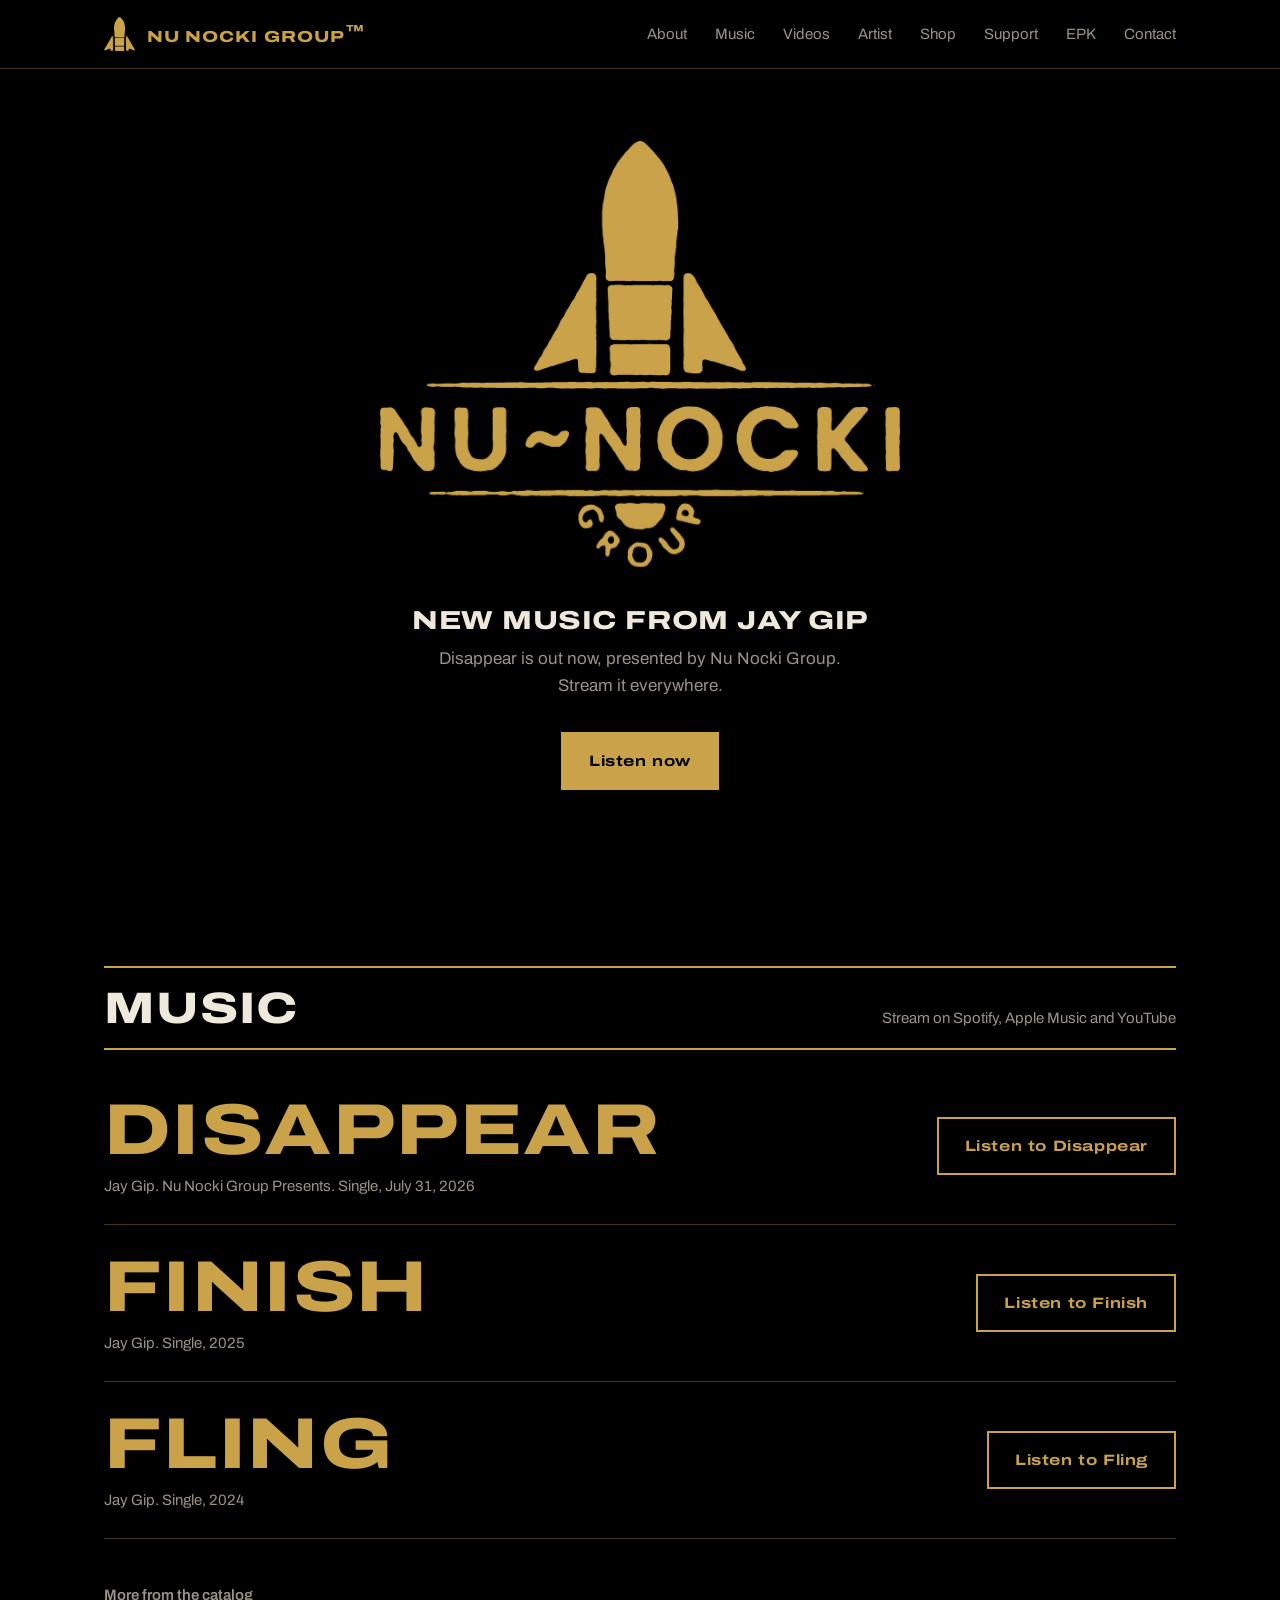
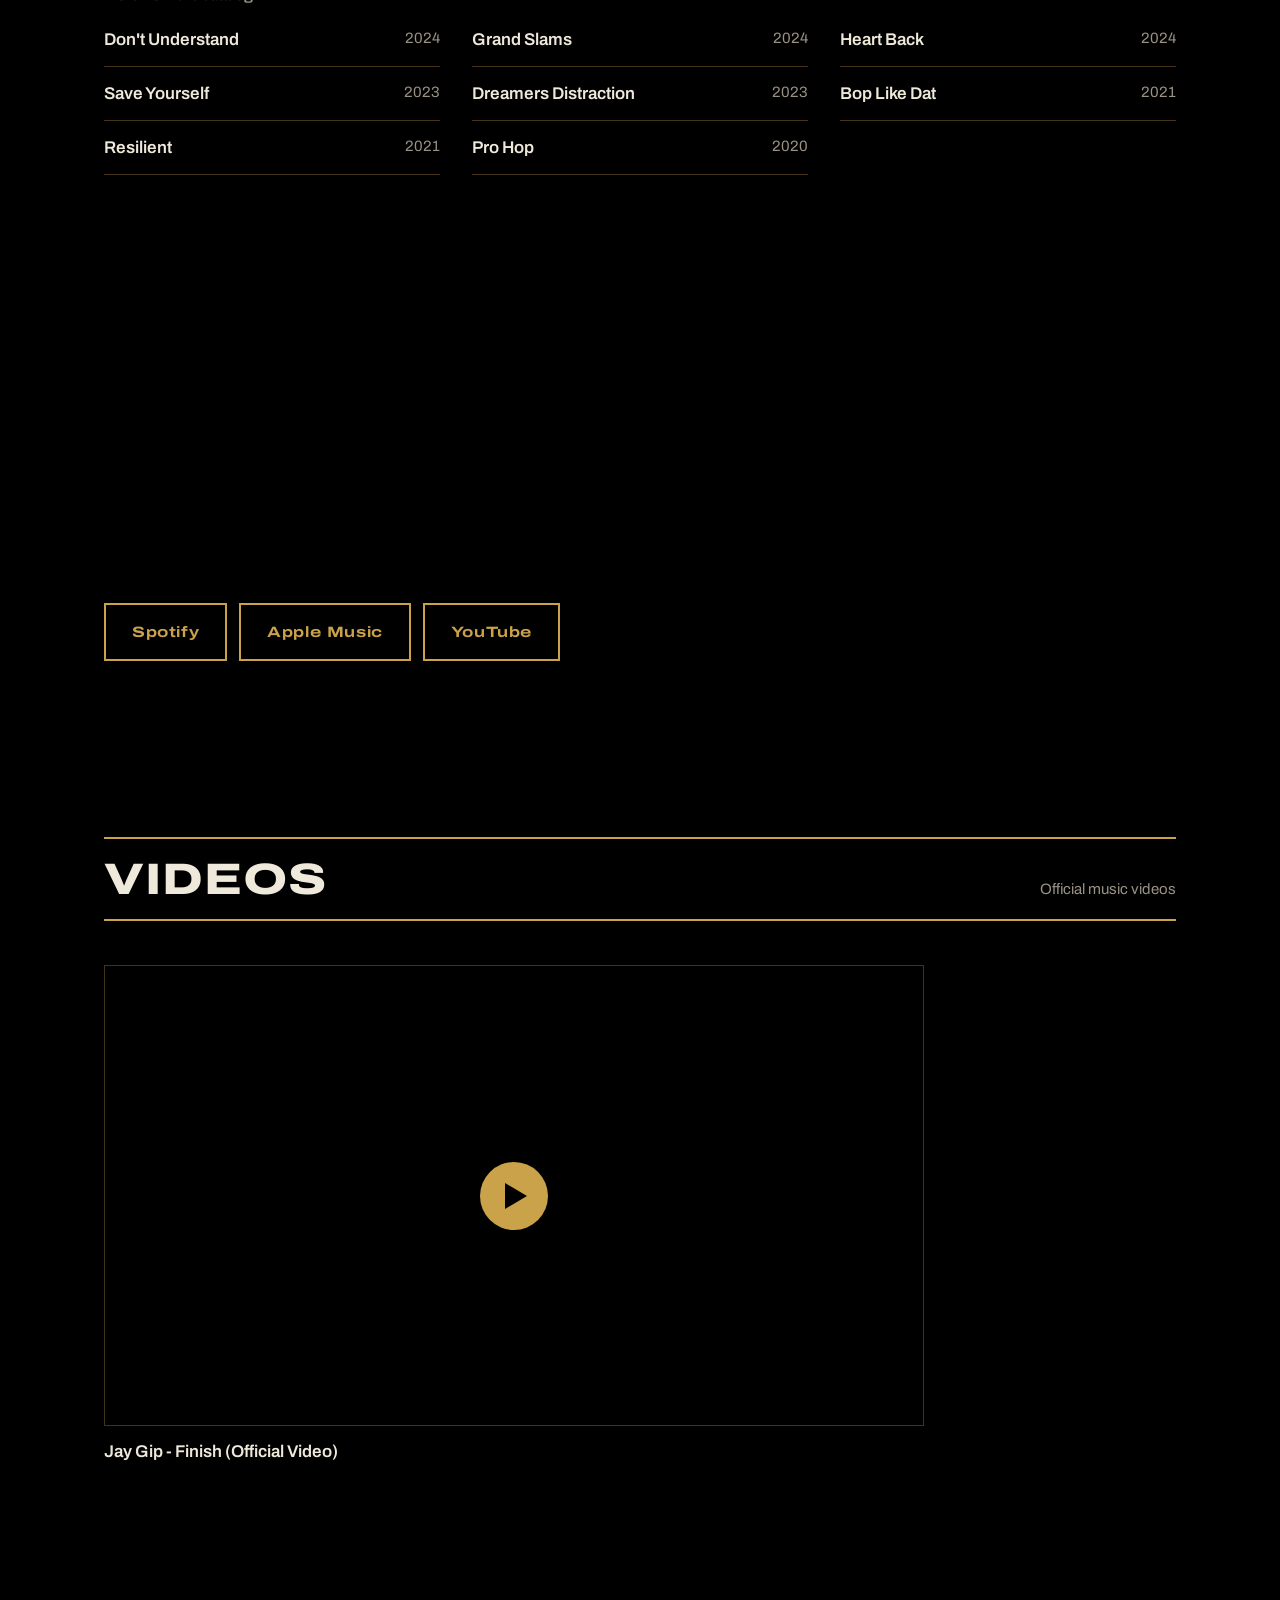
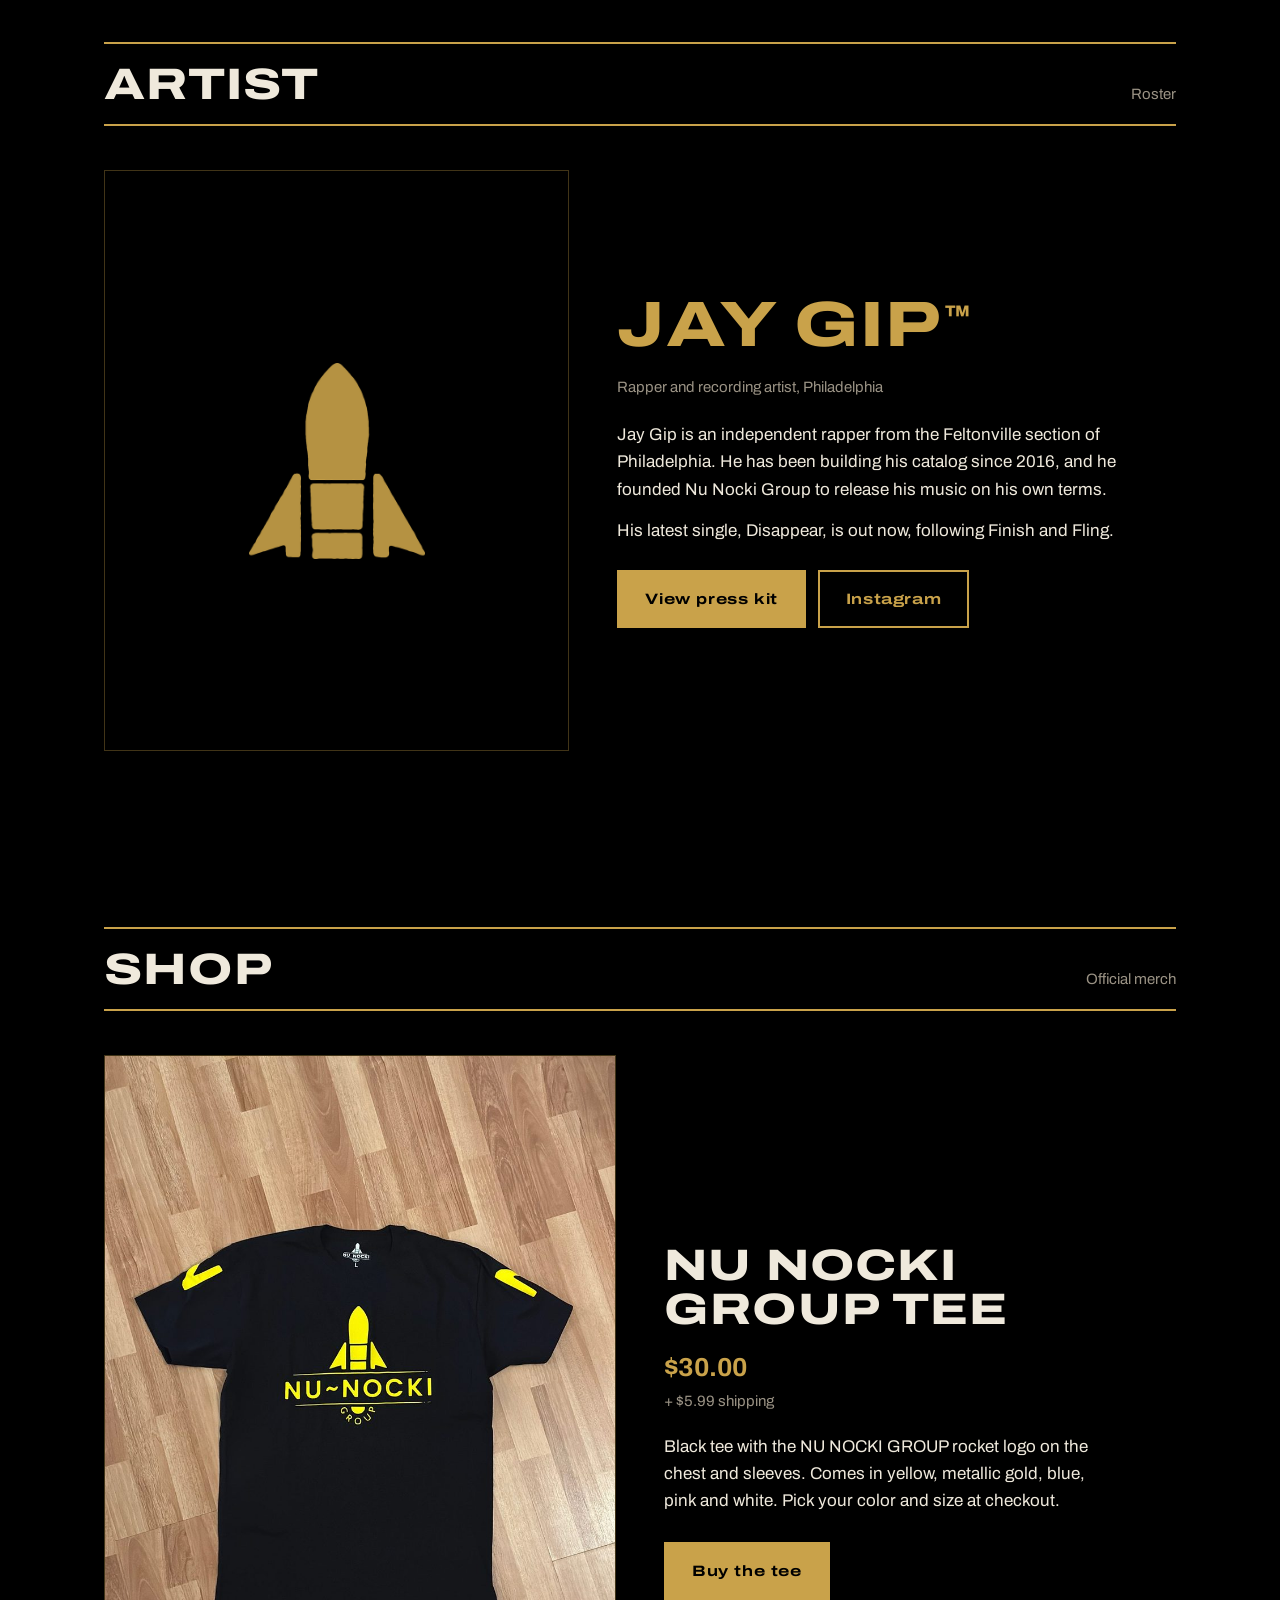
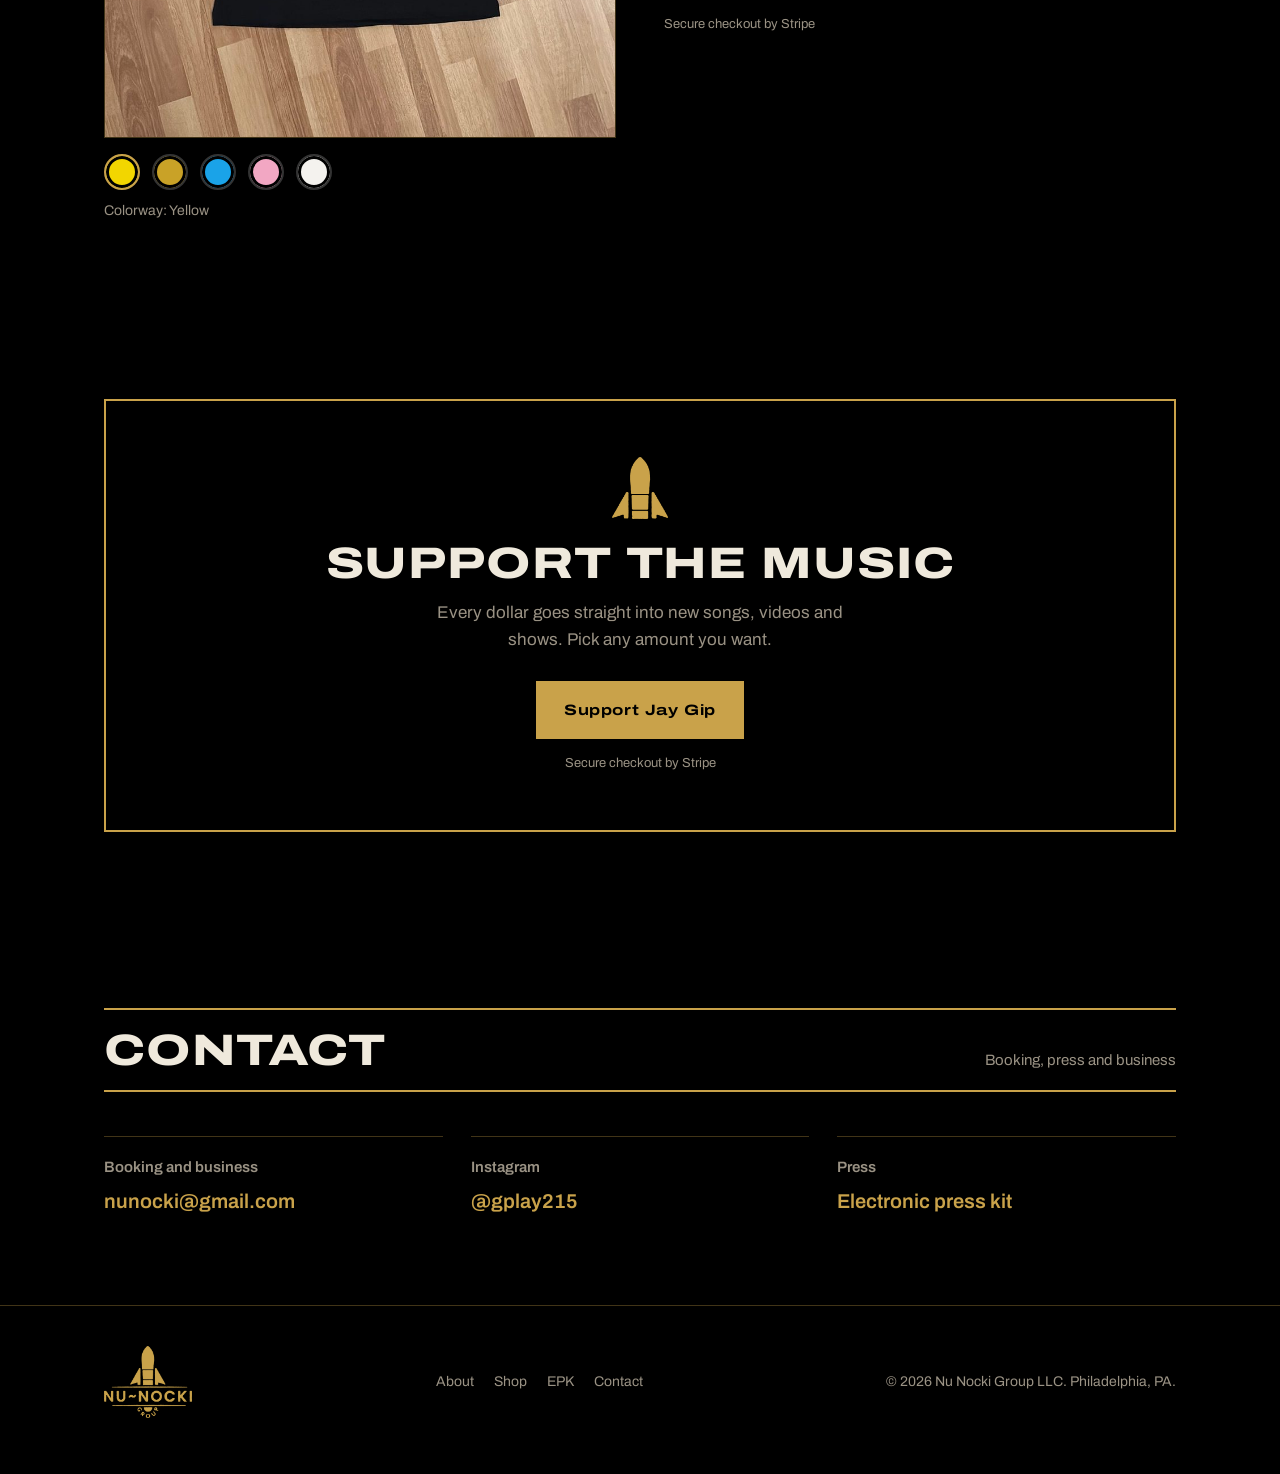
<file: index.html>
<!DOCTYPE html>
<html lang="en">
<head>
<meta charset="UTF-8">
<meta name="viewport" content="width=device-width, initial-scale=1.0">
<title>Nu Nocki Group | Independent Label, Philadelphia</title>
<meta name="description" content="Nu Nocki Group is an independent record label from Philadelphia, home of Jay Gip. Stream the latest singles, watch the videos, shop merch and get drop alerts.">
<meta property="og:title" content="Nu Nocki Group">
<meta property="og:description" content="Independent label from Philadelphia, home of Jay Gip.">
<meta property="og:image" content="https://nunockigroup.com/assets/logo-gold.png">
<meta name="theme-color" content="#000000">
<link rel="icon" href="assets/favicon.png">
<link rel="apple-touch-icon" href="assets/apple-touch-icon.png">
<link rel="preconnect" href="https://fonts.googleapis.com">
<link rel="preconnect" href="https://fonts.gstatic.com" crossorigin>
<link href="https://fonts.googleapis.com/css2?family=Archivo:wdth,wght@100..125,400..800&display=swap" rel="stylesheet">
<link rel="stylesheet" href="assets/site.css">
</head>
<body>

<header>
  <div class="wrap nav">
    <a class="brand" href="#top" aria-label="Nu Nocki Group home">
      <img src="assets/rocket-gold.png" alt="">
      <span>NU NOCKI GROUP<span class="tm">™</span></span>
    </a>
    <button class="menu-btn" type="button" aria-expanded="false" aria-controls="navlinks">Menu</button>
    <nav class="navlinks" id="navlinks">
      <a href="about.html">About</a>
      <a href="#music">Music</a>
      <a href="#videos">Videos</a>
      <a href="#artist">Artist</a>
      <a href="#shop">Shop</a>
      <a href="#support">Support</a>
      <a href="#join">Drop alerts</a>
      <a href="epk.html">EPK</a>
      <a href="#contact">Contact</a>
    </nav>
  </div>
</header>

<main id="top">

<section class="hero">
  <div class="wrap">
    <div class="lockup">
      <img class="rocket" src="assets/rocket-hero.png" alt="">
      <img class="word" src="assets/wordmark-gold.png" alt="NU NOCKI GROUP logo">
    </div>
    <h1 class="display">New music from Jay Gip</h1>
    <p>Disappear is out now, presented by Nu Nocki Group. Stream it everywhere.</p>
    <div class="ctas">
      <a class="btn" href="#music">Listen now</a>
      <a class="btn line" data-site="laylo" target="_blank" rel="noopener">Get drop alerts</a>
    </div>
  </div>
</section>

<section id="music">
  <div class="wrap">
    <div class="railed"><h2 class="display">Music</h2><p>Stream on Spotify, Apple Music and YouTube</p></div>
    <div id="releaseList"></div>
    <div class="player" id="spotifyPlayer"></div>
    <div class="platforms" data-needs="spotify appleMusic youtube">
      <a class="btn line" data-site="spotify" target="_blank" rel="noopener">Spotify</a>
      <a class="btn line" data-site="appleMusic" target="_blank" rel="noopener">Apple Music</a>
      <a class="btn line" data-site="youtube" target="_blank" rel="noopener">YouTube</a>
    </div>
  </div>
</section>

<section id="videos" data-needs="videos">
  <div class="wrap">
    <div class="railed"><h2 class="display">Videos</h2><p>Official music videos</p></div>
    <div class="videos" id="videoList"></div>
  </div>
</section>

<section id="artist">
  <div class="wrap">
    <div class="railed"><h2 class="display">Artist</h2><p>Roster</p></div>
    <div class="artist">
      <div class="photo"><img class="mark" src="assets/rocket-gold.png" alt=""></div>
      <div>
        <h3 class="display">Jay Gip<span class="tm">™</span></h3>
        <p class="sub">Rapper and recording artist, Philadelphia</p>
        <p>Jay Gip is an independent rapper from the Feltonville section of Philadelphia. He has been building his catalog since 2016, and he founded Nu Nocki Group to release his music on his own terms.</p>
        <p>His latest single, Disappear, is out now, following Finish and Fling.</p>
        <div class="ctas">
          <a class="btn" href="epk.html">View press kit</a>
          <a class="btn line" data-site="instagram" target="_blank" rel="noopener">Instagram</a>
        </div>
      </div>
    </div>
  </div>
</section>

<section id="shop">
  <div class="wrap">
    <div class="railed"><h2 class="display">Shop</h2><p>Official merch</p></div>
    <div class="product">
      <div>
        <div class="product-img">
          <img id="teeMain" src="shop/tee-yellow.jpg" alt="Black Nu Nocki Group tee with yellow rocket logo" loading="lazy">
        </div>
        <div class="swatches" role="group" aria-label="Colorway">
          <button type="button" class="swatch on" data-img="shop/tee-yellow.jpg" data-name="Yellow" style="--c:#f2d600" aria-label="Yellow" aria-pressed="true"></button>
          <button type="button" class="swatch" data-img="shop/tee-gold.jpg" data-name="Metallic Gold" style="--c:#c9a227" aria-label="Metallic Gold" aria-pressed="false"></button>
          <button type="button" class="swatch" data-img="shop/tee-blue.jpg" data-name="Blue" style="--c:#1aa3e8" aria-label="Blue" aria-pressed="false"></button>
          <button type="button" class="swatch" data-img="shop/tee-pink.jpg" data-name="Pink" style="--c:#f2a7c3" aria-label="Pink" aria-pressed="false"></button>
          <button type="button" class="swatch" data-img="shop/tee-white.jpg" data-name="White" style="--c:#f4f2ee" aria-label="White" aria-pressed="false"></button>
        </div>
        <p class="swatch-label">Colorway: <span id="teeColor">Yellow</span></p>
      </div>
      <div>
        <h3 class="display">Nu Nocki Group Tee</h3>
        <div class="price">$30.00</div>
        <div class="ship">+ $5.99 shipping</div>
        <p class="desc">Black tee with the NU NOCKI GROUP rocket logo on the chest and sleeves. Comes in yellow, metallic gold, blue, pink and white. Pick your color and size at checkout.</p>
        <a class="btn" href="https://buy.stripe.com/9B6eVeaRZdkNbvOcCH0x200" target="_blank" rel="noopener">Buy the tee</a>
        <span class="secure">Secure checkout by Stripe</span>
      </div>
    </div>
  </div>
</section>

<section id="support" data-needs="support">
  <div class="wrap">
    <div class="join">
      <img src="assets/rocket-gold.png" alt="">
      <h2 class="display">Support the music</h2>
      <p>Every dollar goes straight into new songs, videos and shows. Pick any amount you want.</p>
      <a class="btn" data-site="support" target="_blank" rel="noopener">Support Jay Gip</a>
      <span class="secure">Secure checkout by Stripe</span>
    </div>
  </div>
</section>

<section id="join" data-needs="laylo">
  <div class="wrap">
    <div class="join">
      <img src="assets/rocket-gold.png" alt="">
      <h2 class="display">Get drop alerts</h2>
      <p>Get a text or email the moment new music, videos or merch drop. No spam, just releases.</p>
      <a class="btn" data-site="laylo" target="_blank" rel="noopener">Sign up for alerts</a>
    </div>
  </div>
</section>

<section id="contact">
  <div class="wrap">
    <div class="railed"><h2 class="display">Contact</h2><p>Booking, press and business</p></div>
    <div class="contact">
      <div data-needs="email"><h3>Booking and business</h3><a data-site="email" data-show="value"></a></div>
      <div data-needs="instagram"><h3>Instagram</h3><a data-site="instagram" target="_blank" rel="noopener">@gplay215</a></div>
      <div><h3>Press</h3><a href="epk.html">Electronic press kit</a></div>
    </div>
  </div>
</section>

</main>

<footer>
  <div class="wrap">
    <img src="assets/logo-gold.png" alt="NU NOCKI GROUP logo">
    <nav><a href="about.html">About</a><a href="#shop">Shop</a><a href="epk.html">EPK</a><a href="#contact">Contact</a></nav>
    <p>&copy; <span id="year">2026</span> Nu Nocki Group LLC. Philadelphia, PA.</p>
  </div>
</footer>

<script src="assets/site.js"></script>
</body>
</html>
</file>
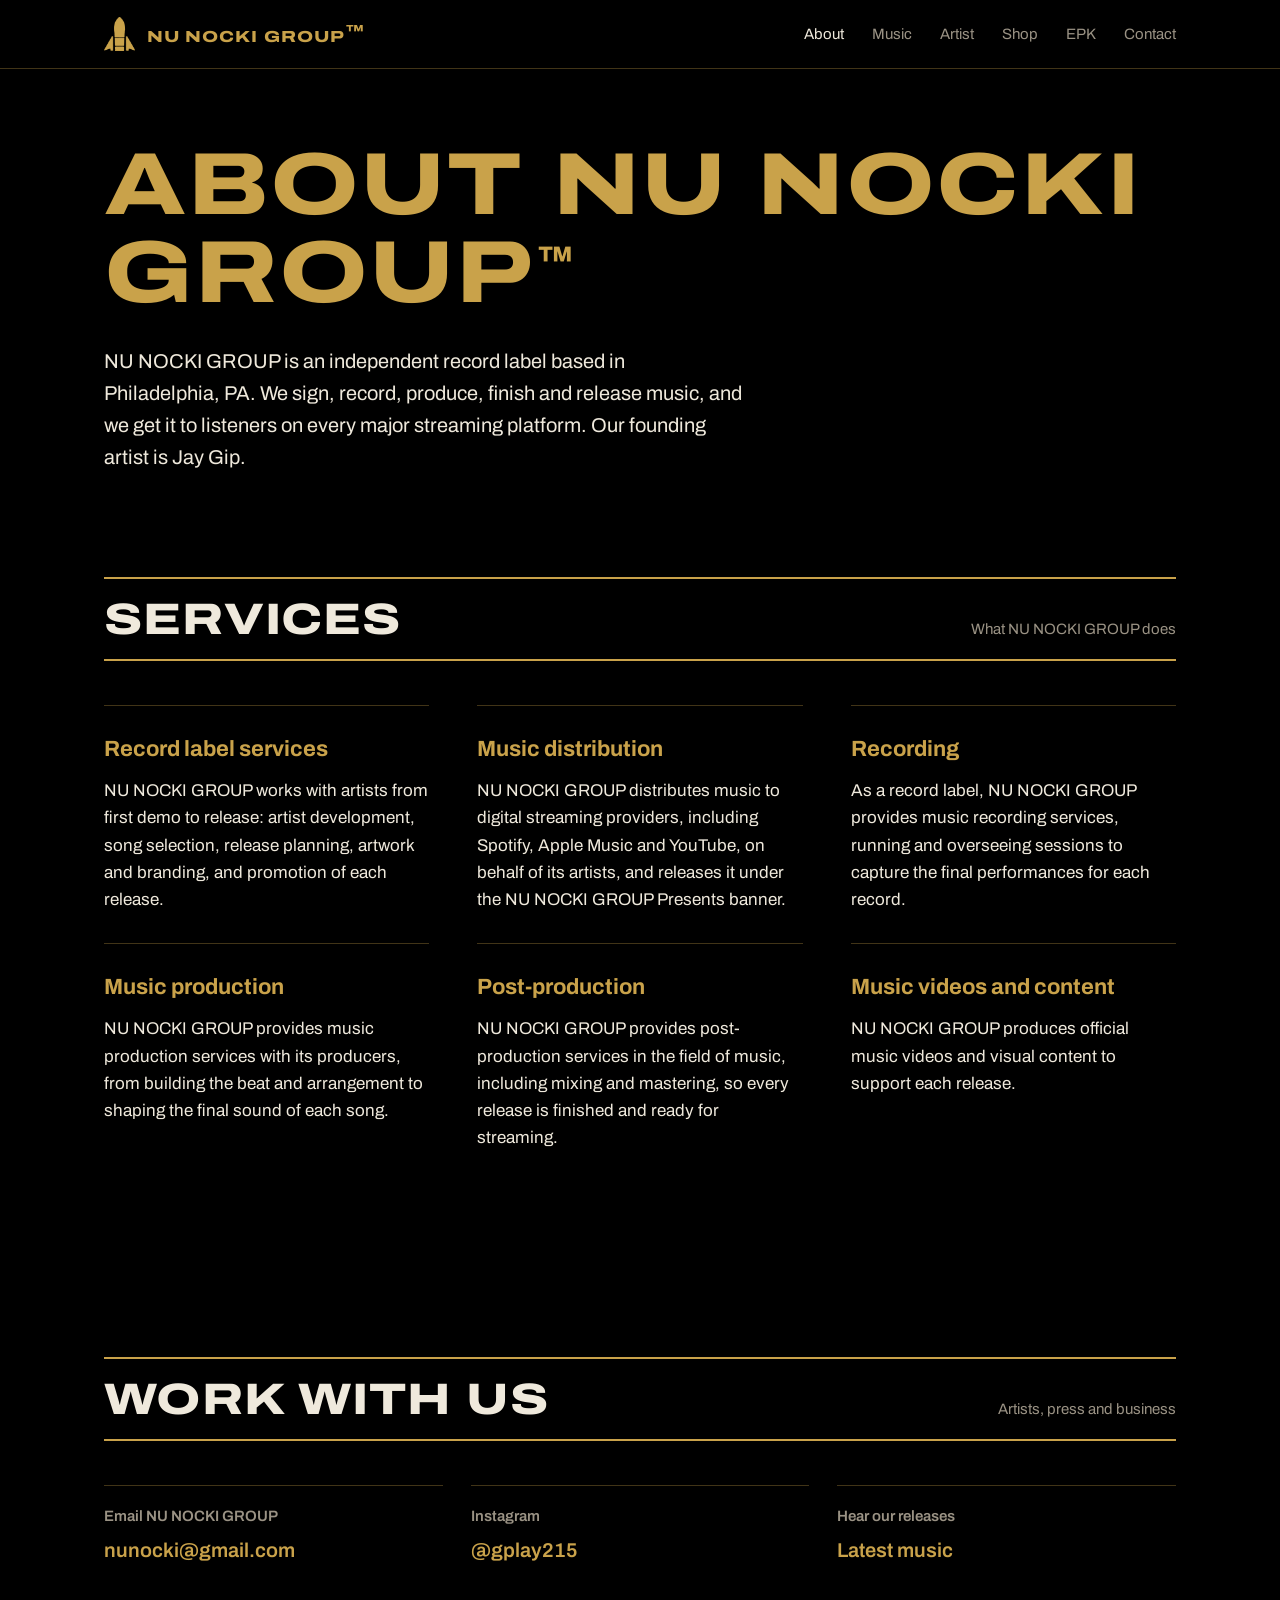
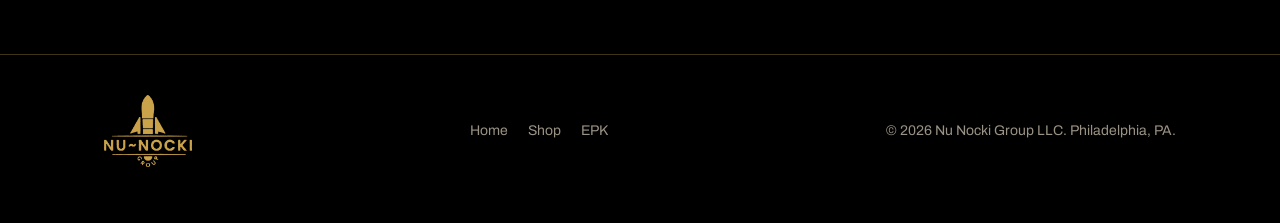
<file: about.html>
<!DOCTYPE html>
<html lang="en">
<head>
<meta charset="UTF-8">
<meta name="viewport" content="width=device-width, initial-scale=1.0">
<title>About NU NOCKI GROUP | Record Label, Distribution, Recording and Production</title>
<meta name="description" content="NU NOCKI GROUP is an independent record label in Philadelphia providing record label, music distribution, recording, music production and post-production services.">
<meta property="og:title" content="About NU NOCKI GROUP">
<meta property="og:description" content="Record label, distribution, recording, production and post-production services from Philadelphia.">
<meta property="og:image" content="https://nunockigroup.com/assets/logo-gold.png">
<meta name="theme-color" content="#000000">
<link rel="icon" href="assets/favicon.png">
<link rel="apple-touch-icon" href="assets/apple-touch-icon.png">
<link rel="preconnect" href="https://fonts.googleapis.com">
<link rel="preconnect" href="https://fonts.gstatic.com" crossorigin>
<link href="https://fonts.googleapis.com/css2?family=Archivo:wdth,wght@100..125,400..800&display=swap" rel="stylesheet">
<link rel="stylesheet" href="assets/site.css">
<style>
  .about-intro{padding-top:72px;padding-bottom:16px;}
  .about-intro h1{font-size:clamp(40px,8vw,88px);color:var(--gold);margin-bottom:28px;}
  .about-intro p{font-size:20px;max-width:58ch;}
  .services{display:grid;grid-template-columns:repeat(auto-fit,minmax(300px,1fr));gap:0 48px;}
  .service{border-top:1px solid var(--line);padding:26px 0 30px;}
  .service h3{font-size:22px;font-weight:700;color:var(--gold);margin-bottom:10px;}
  .service p{color:var(--bone);max-width:52ch;}
  .cta-row{display:flex;gap:14px;flex-wrap:wrap;margin-top:12px;}
</style>
</head>
<body>

<header>
  <div class="wrap nav">
    <a class="brand" href="index.html" aria-label="NU NOCKI GROUP home">
      <img src="assets/rocket-gold.png" alt="">
      <span>NU NOCKI GROUP<span class="tm">™</span></span>
    </a>
    <button class="menu-btn" type="button" aria-expanded="false" aria-controls="navlinks">Menu</button>
    <nav class="navlinks" id="navlinks">
      <a href="about.html" aria-current="page">About</a>
      <a href="index.html#music">Music</a>
      <a href="index.html#artist">Artist</a>
      <a href="index.html#shop">Shop</a>
      <a href="epk.html">EPK</a>
      <a href="#contact">Contact</a>
    </nav>
  </div>
</header>

<main>

<div class="wrap about-intro">
  <h1 class="display">About NU NOCKI GROUP<span class="tm">™</span></h1>
  <p>NU NOCKI GROUP is an independent record label based in Philadelphia, PA. We sign, record, produce, finish and release music, and we get it to listeners on every major streaming platform. Our founding artist is Jay Gip.</p>
</div>

<section id="services">
  <div class="wrap">
    <div class="railed"><h2 class="display">Services</h2><p>What NU NOCKI GROUP does</p></div>
    <div class="services">
      <div class="service">
        <h3>Record label services</h3>
        <p>NU NOCKI GROUP works with artists from first demo to release: artist development, song selection, release planning, artwork and branding, and promotion of each release.</p>
      </div>
      <div class="service">
        <h3>Music distribution</h3>
        <p>NU NOCKI GROUP distributes music to digital streaming providers, including Spotify, Apple Music and YouTube, on behalf of its artists, and releases it under the NU NOCKI GROUP Presents banner.</p>
      </div>
      <div class="service">
        <h3>Recording</h3>
        <p>As a record label, NU NOCKI GROUP provides music recording services, running and overseeing sessions to capture the final performances for each record.</p>
      </div>
      <div class="service">
        <h3>Music production</h3>
        <p>NU NOCKI GROUP provides music production services with its producers, from building the beat and arrangement to shaping the final sound of each song.</p>
      </div>
      <div class="service">
        <h3>Post-production</h3>
        <p>NU NOCKI GROUP provides post-production services in the field of music, including mixing and mastering, so every release is finished and ready for streaming.</p>
      </div>
      <div class="service">
        <h3>Music videos and content</h3>
        <p>NU NOCKI GROUP produces official music videos and visual content to support each release.</p>
      </div>
    </div>
  </div>
</section>

<section id="contact">
  <div class="wrap">
    <div class="railed"><h2 class="display">Work with us</h2><p>Artists, press and business</p></div>
    <div class="contact">
      <div data-needs="email"><h3>Email NU NOCKI GROUP</h3><a data-site="email" data-show="value"></a></div>
      <div data-needs="instagram"><h3>Instagram</h3><a data-site="instagram" target="_blank" rel="noopener">@gplay215</a></div>
      <div><h3>Hear our releases</h3><a href="index.html#music">Latest music</a></div>
    </div>
  </div>
</section>

</main>

<footer>
  <div class="wrap">
    <img src="assets/logo-gold.png" alt="NU NOCKI GROUP logo">
    <nav><a href="index.html">Home</a><a href="index.html#shop">Shop</a><a href="epk.html">EPK</a></nav>
    <p>&copy; <span id="year">2026</span> Nu Nocki Group LLC. Philadelphia, PA.</p>
  </div>
</footer>

<script src="assets/site.js"></script>
</body>
</html>
</file>
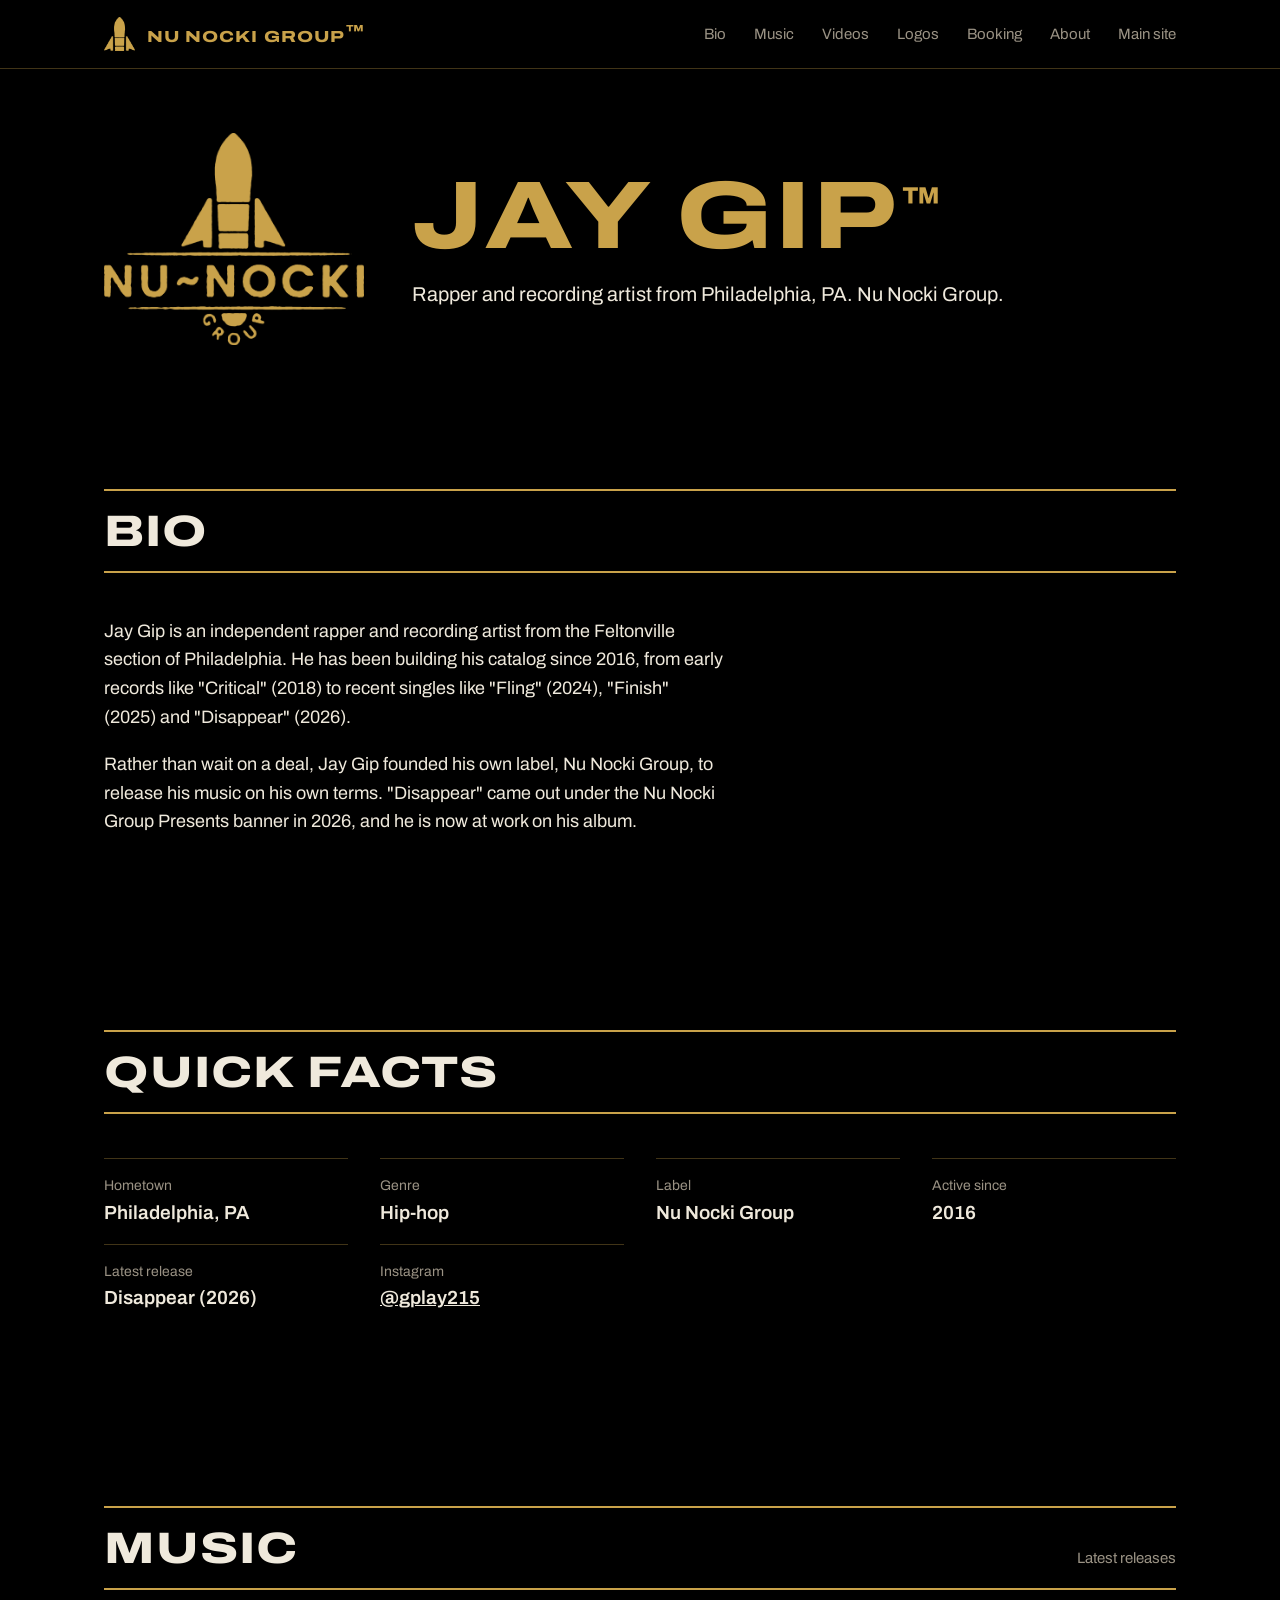
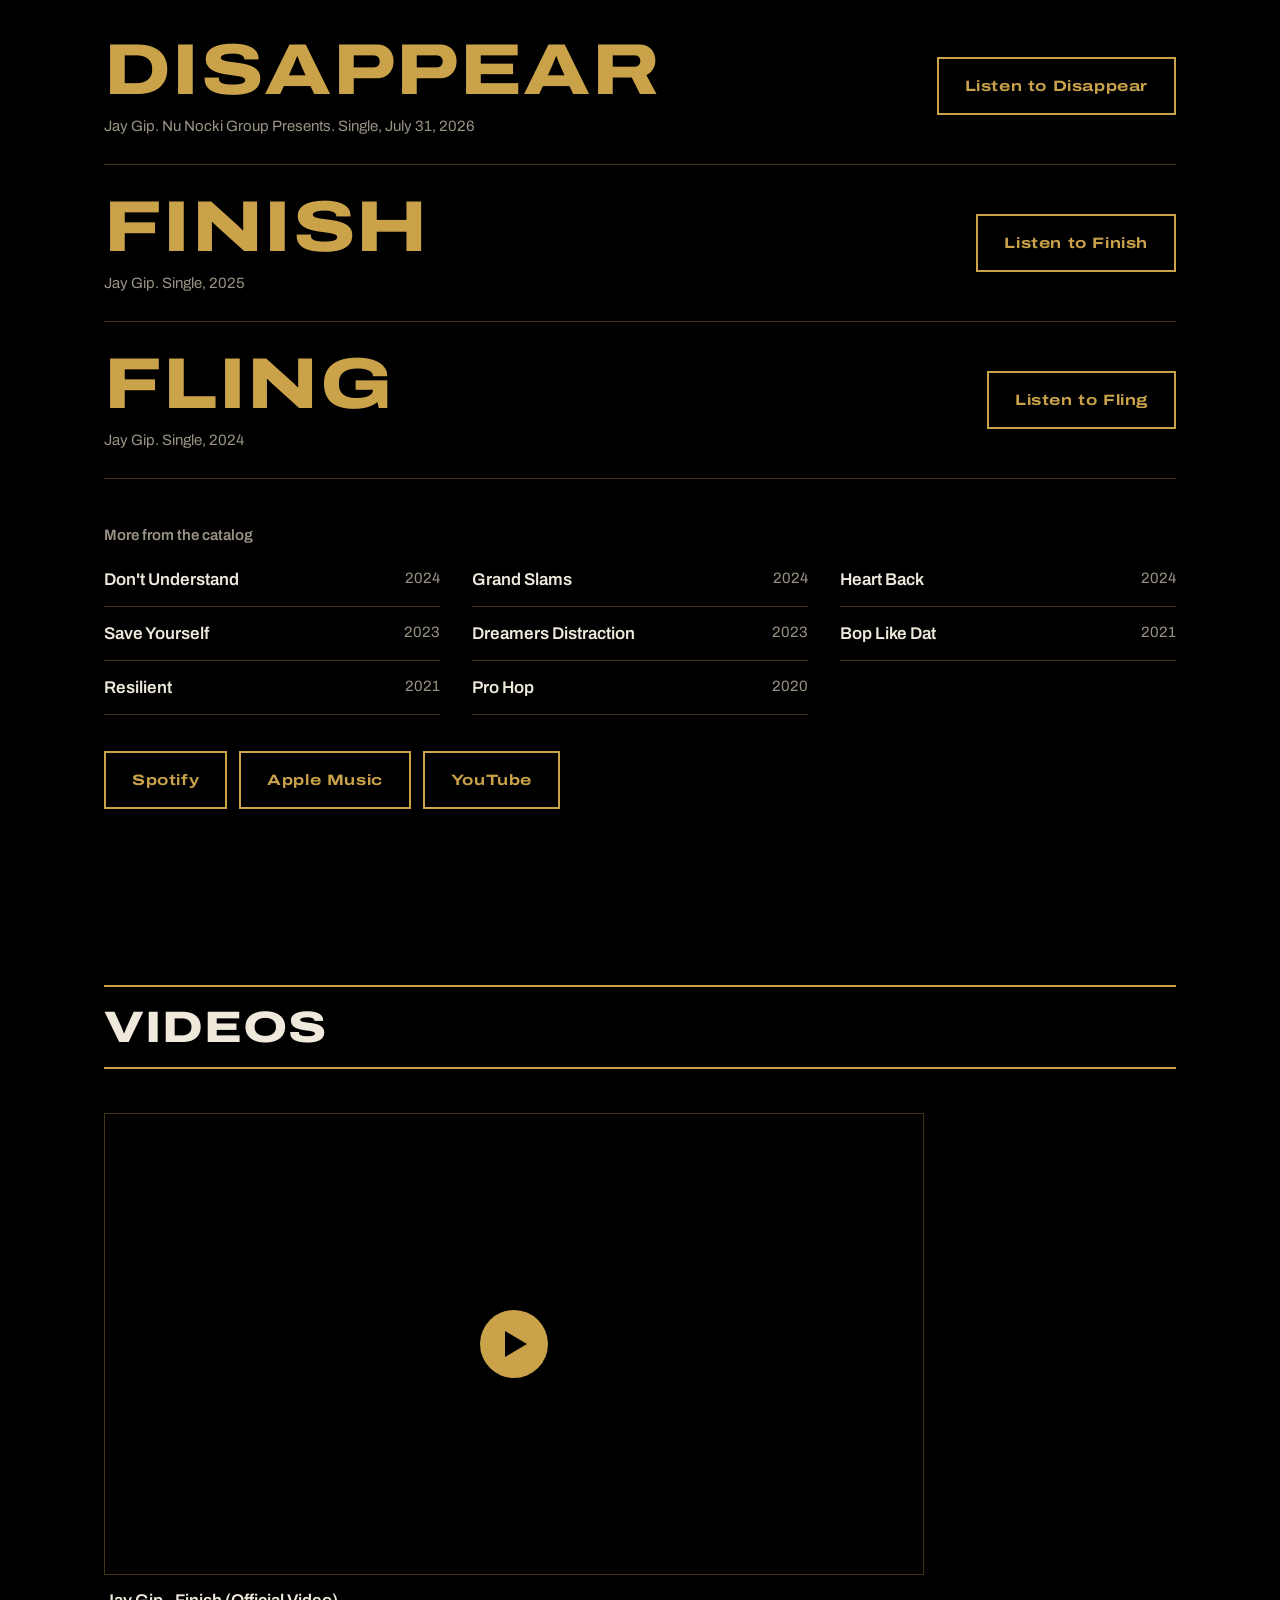
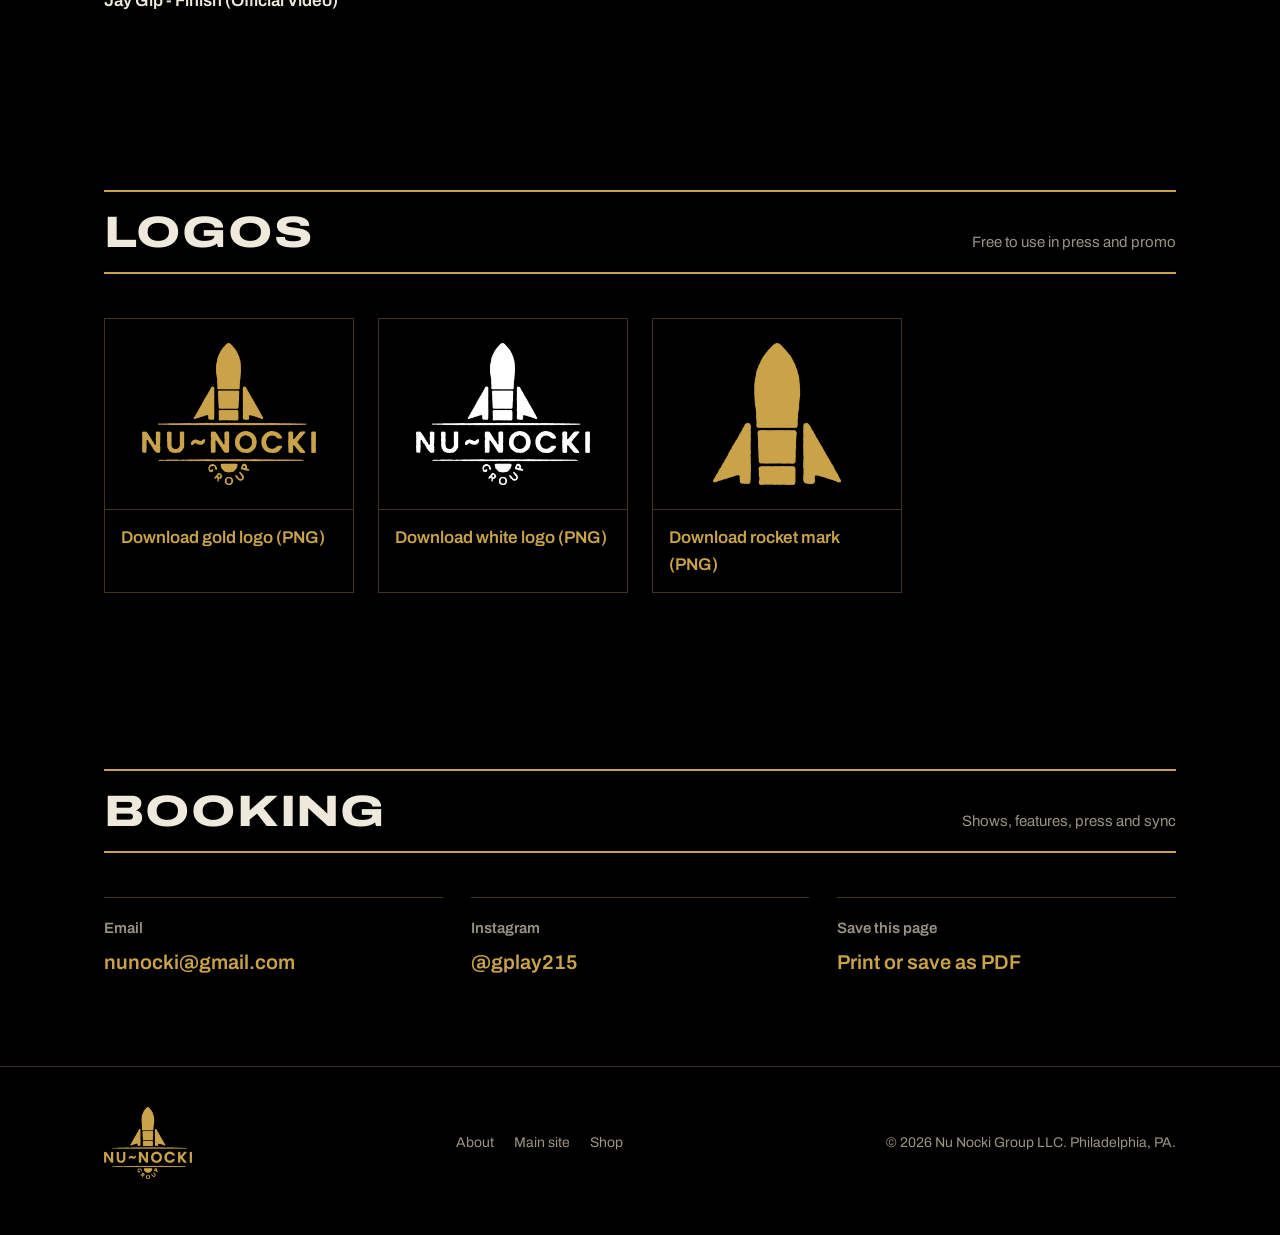
<file: epk.html>
<!DOCTYPE html>
<html lang="en">
<head>
<meta charset="UTF-8">
<meta name="viewport" content="width=device-width, initial-scale=1.0">
<title>Jay Gip Press Kit | Nu Nocki Group</title>
<meta name="description" content="Electronic press kit for Jay Gip, independent rapper from Philadelphia on Nu Nocki Group. Bio, music, videos, logos and booking contact.">
<meta property="og:title" content="Jay Gip Press Kit">
<meta property="og:description" content="Bio, music, videos, logos and booking for Jay Gip.">
<meta property="og:image" content="https://nunockigroup.com/assets/logo-gold.png">
<meta name="theme-color" content="#000000">
<link rel="icon" href="assets/favicon.png">
<link rel="apple-touch-icon" href="assets/apple-touch-icon.png">
<link rel="preconnect" href="https://fonts.googleapis.com">
<link rel="preconnect" href="https://fonts.gstatic.com" crossorigin>
<link href="https://fonts.googleapis.com/css2?family=Archivo:wdth,wght@100..125,400..800&display=swap" rel="stylesheet">
<link rel="stylesheet" href="assets/site.css">
</head>
<body>

<header>
  <div class="wrap nav">
    <a class="brand" href="index.html" aria-label="Nu Nocki Group home">
      <img src="assets/rocket-gold.png" alt="">
      <span>NU NOCKI GROUP<span class="tm">™</span></span>
    </a>
    <button class="menu-btn" type="button" aria-expanded="false" aria-controls="navlinks">Menu</button>
    <nav class="navlinks" id="navlinks">
      <a href="#bio">Bio</a>
      <a href="#music">Music</a>
      <a href="#videos">Videos</a>
      <a href="#assets">Logos</a>
      <a href="#contact">Booking</a>
      <a href="about.html">About</a>
      <a href="index.html">Main site</a>
    </nav>
  </div>
</header>

<main>

<div class="wrap epk-head">
  <img class="lockup-sm" src="assets/logo-gold.png" alt="NU NOCKI GROUP logo">
  <div>
    <h1 class="display">Jay Gip<span class="tm">™</span></h1>
    <p class="role">Rapper and recording artist from Philadelphia, PA. Nu Nocki Group.</p>
  </div>
</div>

<section id="bio">
  <div class="wrap">
    <div class="railed"><h2 class="display">Bio</h2></div>
    <div class="bio">
      <p>Jay Gip is an independent rapper and recording artist from the Feltonville section of Philadelphia. He has been building his catalog since 2016, from early records like "Critical" (2018) to recent singles like "Fling" (2024), "Finish" (2025) and "Disappear" (2026).</p>
      <p>Rather than wait on a deal, Jay Gip founded his own label, Nu Nocki Group, to release his music on his own terms. "Disappear" came out under the Nu Nocki Group Presents banner in 2026, and he is now at work on his album.</p>
    </div>
  </div>
</section>

<section id="facts">
  <div class="wrap">
    <div class="railed"><h2 class="display">Quick facts</h2></div>
    <dl class="facts">
      <div><dt>Hometown</dt><dd>Philadelphia, PA</dd></div>
      <div><dt>Genre</dt><dd>Hip-hop</dd></div>
      <div><dt>Label</dt><dd>Nu Nocki Group</dd></div>
      <div><dt>Active since</dt><dd>2016</dd></div>
      <div><dt>Latest release</dt><dd>Disappear (2026)</dd></div>
      <div data-needs="instagram"><dt>Instagram</dt><dd><a data-site="instagram" target="_blank" rel="noopener">@gplay215</a></dd></div>
    </dl>
  </div>
</section>

<section id="music">
  <div class="wrap">
    <div class="railed"><h2 class="display">Music</h2><p>Latest releases</p></div>
    <div id="releaseList"></div>
    <div class="platforms" data-needs="spotify appleMusic youtube">
      <a class="btn line" data-site="spotify" target="_blank" rel="noopener">Spotify</a>
      <a class="btn line" data-site="appleMusic" target="_blank" rel="noopener">Apple Music</a>
      <a class="btn line" data-site="youtube" target="_blank" rel="noopener">YouTube</a>
    </div>
  </div>
</section>

<section id="videos" data-needs="videos">
  <div class="wrap">
    <div class="railed"><h2 class="display">Videos</h2></div>
    <div class="videos" id="videoList"></div>
  </div>
</section>

<section id="assets">
  <div class="wrap">
    <div class="railed"><h2 class="display">Logos</h2><p>Free to use in press and promo</p></div>
    <div class="assets">
      <div class="asset"><div class="art"><img src="assets/logo-gold.png" alt="Gold NU NOCKI GROUP logo"></div><a href="assets/logo-gold.png" download>Download gold logo (PNG)</a></div>
      <div class="asset"><div class="art"><img src="assets/logo-white.png" alt="White NU NOCKI GROUP logo"></div><a href="assets/logo-white.png" download>Download white logo (PNG)</a></div>
      <div class="asset"><div class="art"><img src="assets/rocket-gold.png" alt="Gold rocket mark"></div><a href="assets/rocket-gold.png" download>Download rocket mark (PNG)</a></div>
    </div>
  </div>
</section>

<section id="contact">
  <div class="wrap">
    <div class="railed"><h2 class="display">Booking</h2><p>Shows, features, press and sync</p></div>
    <div class="contact">
      <div data-needs="email"><h3>Email</h3><a data-site="email" data-show="value"></a></div>
      <div data-needs="instagram"><h3>Instagram</h3><a data-site="instagram" target="_blank" rel="noopener">@gplay215</a></div>
      <div class="no-print"><h3>Save this page</h3><a href="#" onclick="window.print();return false;">Print or save as PDF</a></div>
    </div>
  </div>
</section>

</main>

<footer>
  <div class="wrap">
    <img src="assets/logo-gold.png" alt="NU NOCKI GROUP logo">
    <nav><a href="about.html">About</a><a href="index.html">Main site</a><a href="index.html#shop">Shop</a></nav>
    <p>&copy; <span id="year">2026</span> Nu Nocki Group LLC. Philadelphia, PA.</p>
  </div>
</footer>

<script src="assets/site.js"></script>
</body>
</html>
</file>
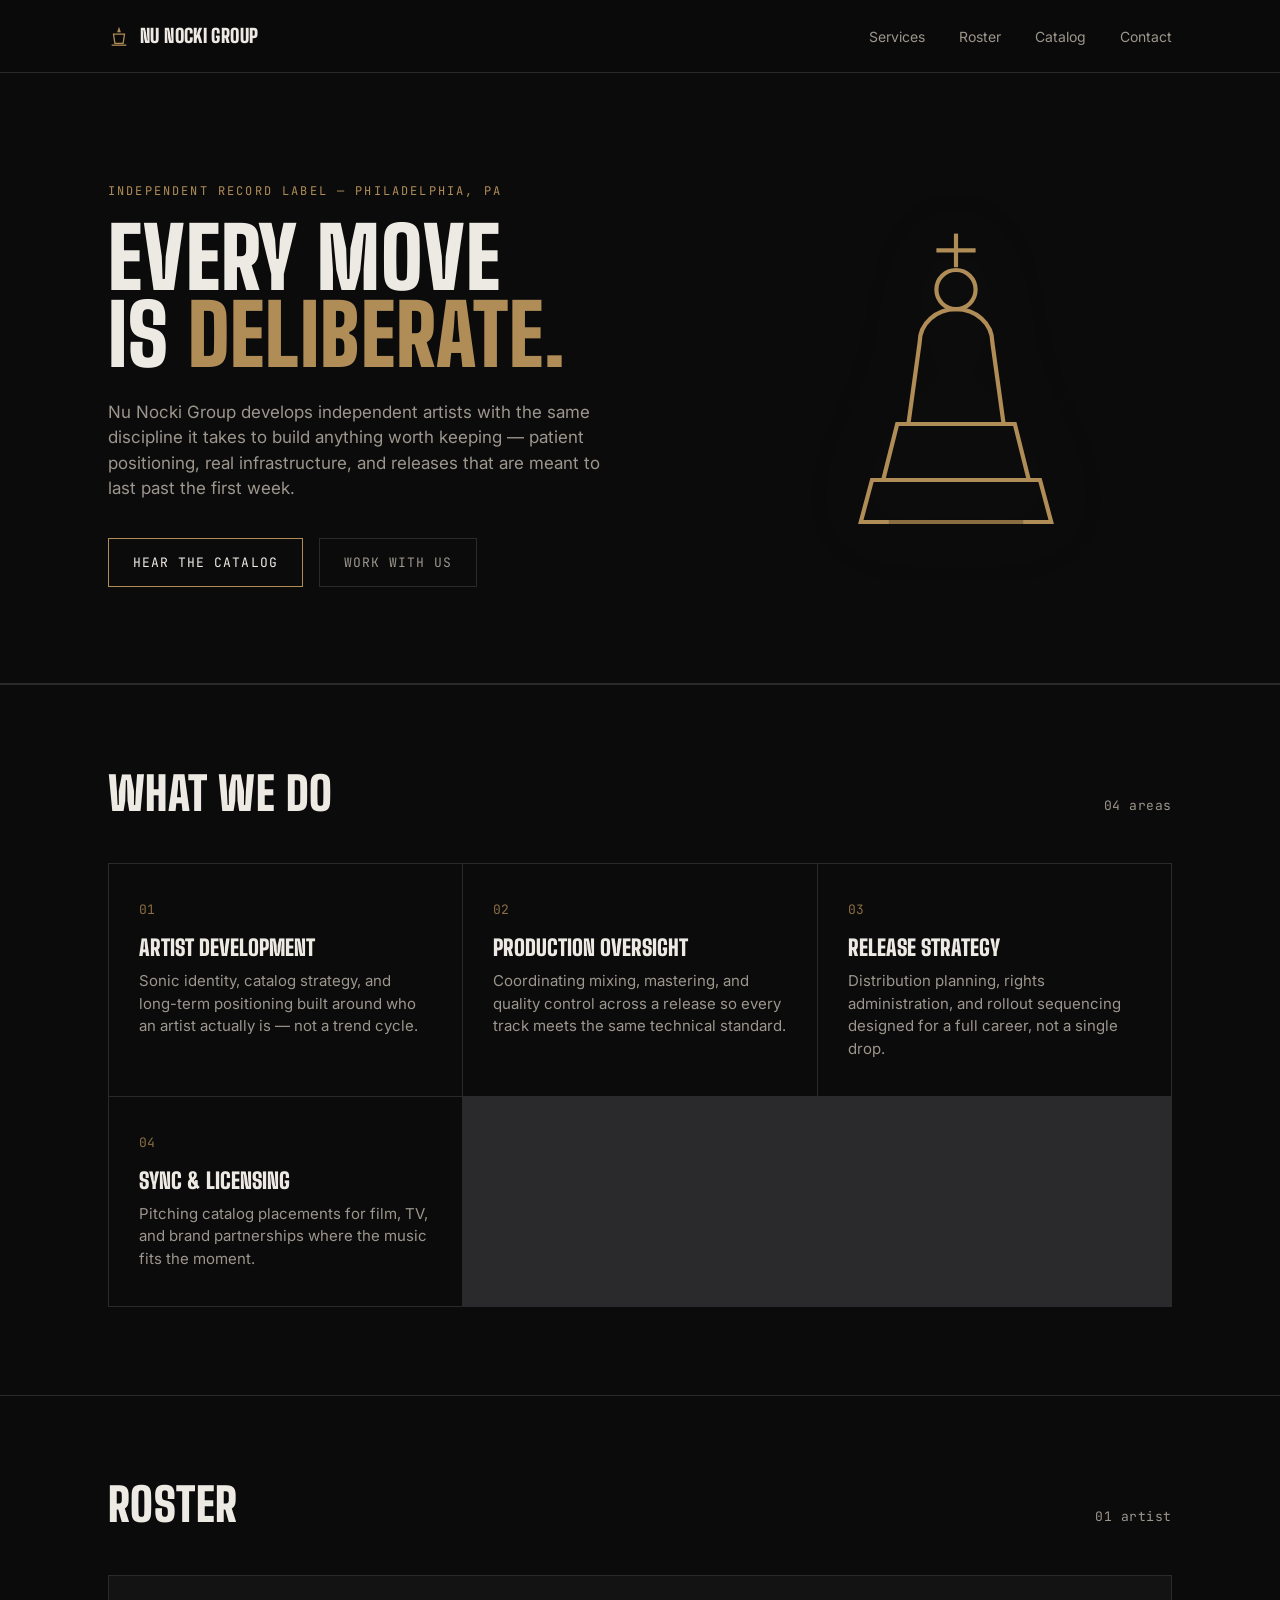
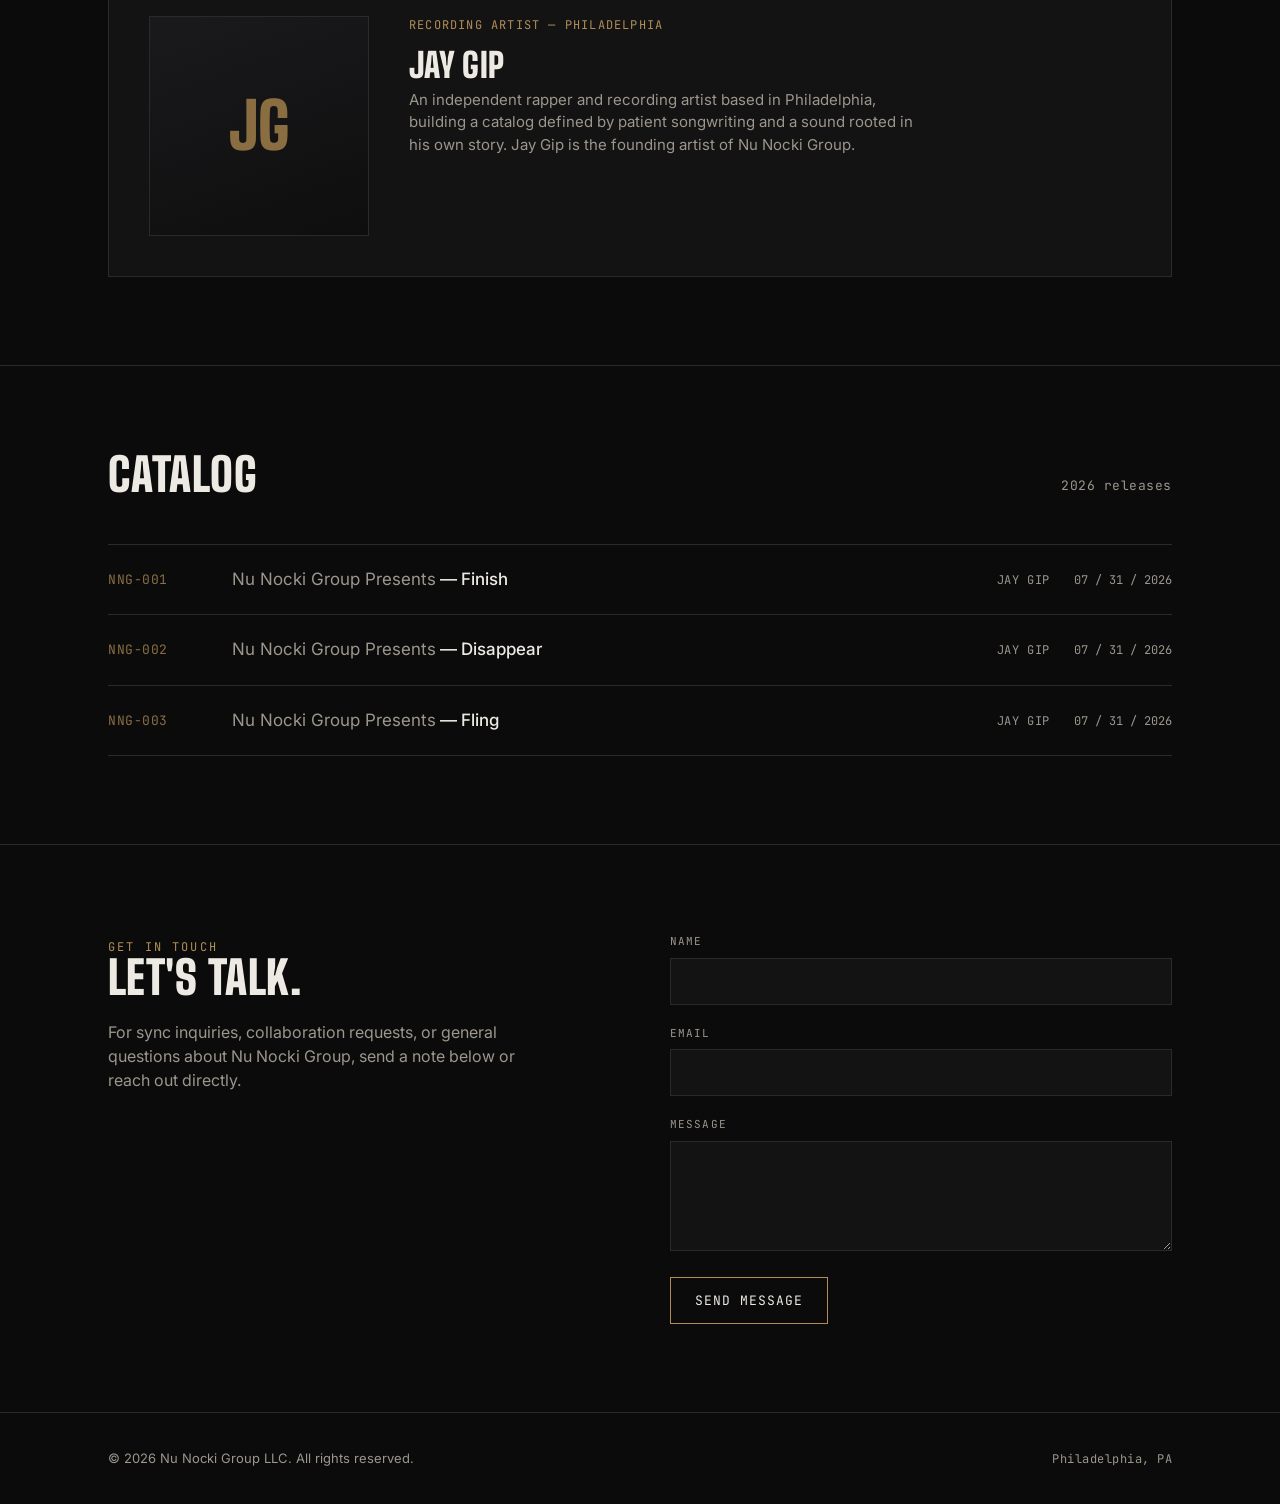
<file: nunockigroup.html>
<!DOCTYPE html>
<html lang="en">
<head>
<meta charset="UTF-8">
<meta name="viewport" content="width=device-width, initial-scale=1.0">
<title>Nu Nocki Group — Independent Record Label, Philadelphia</title>
<meta name="description" content="Nu Nocki Group is an independent record label based in Philadelphia, providing artist development, production oversight, release strategy, and sync licensing for independent hip-hop artists.">
<link rel="preconnect" href="https://fonts.googleapis.com">
<link rel="preconnect" href="https://fonts.gstatic.com" crossorigin>
<link href="https://fonts.googleapis.com/css2?family=Big+Shoulders+Display:wght@600;800;900&family=Inter:wght@400;500;600&family=JetBrains+Mono:wght@400;500&display=swap" rel="stylesheet">
<style>
  :root{
    --bg:#0b0b0c;
    --bg-raise:#131314;
    --ink:#ede9e3;
    --ink-dim:#9c968c;
    --brass:#b08d57;
    --brass-dim:#8a6e42;
    --blood:#7a1f24;
    --line:#2a2a2c;
    --max:1120px;
  }

  *{margin:0;padding:0;box-sizing:border-box;}

  html{scroll-behavior:smooth;}

  body{
    background:var(--bg);
    color:var(--ink);
    font-family:'Inter',sans-serif;
    line-height:1.5;
    -webkit-font-smoothing:antialiased;
  }

  @media (prefers-reduced-motion: reduce){
    html{scroll-behavior:auto;}
    *{animation-duration:0.01ms !important; animation-iteration-count:1 !important; transition-duration:0.01ms !important;}
  }

  a{color:inherit; text-decoration:none;}

  .wrap{max-width:var(--max); margin:0 auto; padding:0 28px;}

  .mono{font-family:'JetBrains Mono',monospace; letter-spacing:0.04em;}

  .eyebrow{
    font-family:'JetBrains Mono',monospace;
    font-size:12px;
    letter-spacing:0.18em;
    text-transform:uppercase;
    color:var(--brass);
  }

  h1,h2,h3{
    font-family:'Big Shoulders Display',sans-serif;
    font-weight:900;
    letter-spacing:0.01em;
    text-transform:uppercase;
    line-height:0.92;
  }

  /* ---------- NAV ---------- */
  header{
    position:sticky; top:0; z-index:50;
    background:rgba(11,11,12,0.88);
    backdrop-filter:blur(8px);
    border-bottom:1px solid var(--line);
  }
  nav.wrap{
    display:flex; align-items:center; justify-content:space-between;
    height:72px;
  }
  .mark{
    display:flex; align-items:center; gap:10px;
    font-family:'Big Shoulders Display',sans-serif;
    font-weight:900;
    font-size:19px;
    letter-spacing:0.02em;
    text-transform:uppercase;
  }
  .mark svg{width:22px; height:22px; flex-shrink:0;}
  .navlinks{display:flex; gap:34px; font-size:14px;}
  .navlinks a{
    color:var(--ink-dim);
    transition:color 0.2s ease;
    position:relative;
  }
  .navlinks a:hover, .navlinks a:focus-visible{color:var(--ink);}
  .navlinks a:focus-visible{outline:2px solid var(--brass); outline-offset:4px; border-radius:2px;}
  @media (max-width:720px){ .navlinks{display:none;} }

  /* ---------- HERO ---------- */
  .hero{
    position:relative;
    padding:104px 0 96px;
    overflow:hidden;
    border-bottom:1px solid var(--line);
  }
  .hero-grid{
    display:grid;
    grid-template-columns:1.15fr 0.85fr;
    gap:48px;
    align-items:center;
  }
  @media (max-width:860px){ .hero-grid{grid-template-columns:1fr;} }

  .hero h1{
    font-size:clamp(44px,7vw,84px);
    margin:18px 0 26px;
  }
  .hero h1 .accent{color:var(--brass);}

  .hero p{
    max-width:46ch;
    color:var(--ink-dim);
    font-size:17px;
  }

  .hero-cta{
    display:flex; gap:16px; margin-top:36px; flex-wrap:wrap;
  }
  .btn{
    font-family:'JetBrains Mono',monospace;
    font-size:13px;
    letter-spacing:0.08em;
    text-transform:uppercase;
    padding:14px 24px;
    border:1px solid var(--brass);
    color:var(--ink);
    background:transparent;
    transition:background 0.2s ease, color 0.2s ease;
    display:inline-block;
  }
  .btn:hover, .btn:focus-visible{background:var(--brass); color:var(--bg);}
  .btn:focus-visible{outline:2px solid var(--ink); outline-offset:3px;}
  .btn.ghost{border-color:var(--line); color:var(--ink-dim);}
  .btn.ghost:hover, .btn.ghost:focus-visible{background:var(--bg-raise); color:var(--ink); border-color:var(--ink-dim);}

  /* King glyph - signature element */
  .king-wrap{
    display:flex; align-items:center; justify-content:center;
    position:relative;
  }
  .king-wrap svg{
    width:100%; max-width:280px; height:auto;
    filter:drop-shadow(0 0 40px rgba(176,141,87,0.15));
  }
  .king-piece{
    transform-origin:50% 92%;
    animation:settle 1.4s cubic-bezier(.2,.9,.25,1) both;
  }
  @keyframes settle{
    0%{ transform:rotate(-14deg) translateY(-6px); opacity:0; }
    100%{ transform:rotate(0deg) translateY(0); opacity:1; }
  }

  /* ---------- SECTION SCAFFOLD ---------- */
  section{padding:88px 0;}
  section + section{border-top:1px solid var(--line);}
  .section-head{
    display:flex; justify-content:space-between; align-items:flex-end;
    margin-bottom:48px; gap:24px; flex-wrap:wrap;
  }
  .section-head h2{font-size:clamp(30px,4vw,46px);}
  .section-head .count{
    font-family:'JetBrains Mono',monospace;
    font-size:13px;
    color:var(--ink-dim);
  }

  /* ---------- SERVICES ---------- */
  .services{
    display:grid;
    grid-template-columns:repeat(3,1fr);
    gap:1px;
    background:var(--line);
    border:1px solid var(--line);
  }
  @media (max-width:760px){ .services{grid-template-columns:1fr;} }
  .service{
    background:var(--bg);
    padding:36px 30px;
  }
  .service .num{
    font-family:'JetBrains Mono',monospace;
    color:var(--brass-dim);
    font-size:13px;
    display:block;
    margin-bottom:18px;
  }
  .service h3{
    font-size:22px;
    margin-bottom:12px;
    letter-spacing:0;
  }
  .service p{color:var(--ink-dim); font-size:15px;}

  /* ---------- ROSTER ---------- */
  .roster-card{
    display:grid;
    grid-template-columns:220px 1fr;
    gap:40px;
    align-items:start;
    padding:40px;
    background:var(--bg-raise);
    border:1px solid var(--line);
  }
  @media (max-width:680px){ .roster-card{grid-template-columns:1fr;} }
  .avatar{
    width:100%;
    aspect-ratio:1;
    background:linear-gradient(160deg,#1a1a1c,#0e0e0f);
    border:1px solid var(--line);
    display:flex; align-items:center; justify-content:center;
  }
  .avatar span{
    font-family:'Big Shoulders Display',sans-serif;
    font-weight:900;
    font-size:64px;
    color:var(--brass-dim);
  }
  .roster-card h3{font-size:34px; margin-bottom:8px;}
  .roster-tag{
    font-family:'JetBrains Mono',monospace;
    font-size:12px;
    color:var(--brass);
    letter-spacing:0.1em;
    text-transform:uppercase;
    margin-bottom:16px;
    display:block;
  }
  .roster-card p{color:var(--ink-dim); font-size:15px; max-width:56ch;}

  /* ---------- CATALOG ---------- */
  .catalog-row{
    display:grid;
    grid-template-columns:100px 1fr auto auto;
    gap:24px;
    align-items:center;
    padding:22px 0;
    border-bottom:1px solid var(--line);
  }
  .catalog-row:first-of-type{border-top:1px solid var(--line);}
  @media (max-width:640px){
    .catalog-row{grid-template-columns:1fr; gap:6px; padding:20px 0;}
    .catalog-row .cat-num{order:1;}
    .catalog-row .cat-title{order:2;}
    .catalog-row .cat-meta{order:3;}
    .catalog-row .cat-date{order:4;}
  }
  .cat-num{
    font-family:'JetBrains Mono',monospace;
    color:var(--brass-dim);
    font-size:13px;
  }
  .cat-title{font-size:17px; font-weight:500;}
  .cat-title .presents{color:var(--ink-dim); font-weight:400;}
  .cat-meta{
    font-family:'JetBrains Mono',monospace;
    font-size:12px;
    color:var(--ink-dim);
    text-transform:uppercase;
    letter-spacing:0.05em;
  }
  .cat-date{
    font-family:'JetBrains Mono',monospace;
    font-size:12px;
    color:var(--ink-dim);
    white-space:nowrap;
  }

  /* ---------- CONTACT ---------- */
  .contact-inner{
    display:grid;
    grid-template-columns:1fr 1fr;
    gap:60px;
  }
  @media (max-width:760px){ .contact-inner{grid-template-columns:1fr;} }
  .contact-inner h2{font-size:clamp(30px,4vw,46px); margin-bottom:20px;}
  .contact-inner > div:first-child p{color:var(--ink-dim); max-width:44ch;}
  .field{margin-bottom:20px;}
  .field label{
    display:block;
    font-family:'JetBrains Mono',monospace;
    font-size:11px;
    letter-spacing:0.1em;
    text-transform:uppercase;
    color:var(--ink-dim);
    margin-bottom:8px;
  }
  .field input, .field textarea{
    width:100%;
    background:var(--bg-raise);
    border:1px solid var(--line);
    color:var(--ink);
    padding:13px 14px;
    font-family:'Inter',sans-serif;
    font-size:15px;
  }
  .field input:focus, .field textarea:focus{
    outline:none; border-color:var(--brass);
  }
  .field textarea{resize:vertical; min-height:110px;}

  /* ---------- FOOTER ---------- */
  footer{
    border-top:1px solid var(--line);
    padding:36px 0;
  }
  footer .wrap{
    display:flex; justify-content:space-between; align-items:center;
    flex-wrap:wrap; gap:12px;
  }
  footer p{font-size:13px; color:var(--ink-dim);}
  footer .mono{font-size:12px; color:var(--ink-dim);}

  /* scroll reveal */
  .reveal{
    opacity:0; transform:translateY(18px);
    transition:opacity 0.7s ease, transform 0.7s ease;
  }
  .reveal.in{opacity:1; transform:translateY(0);}
</style>
</head>
<body>

<header>
  <nav class="wrap">
    <div class="mark">
      <svg viewBox="0 0 24 24" fill="none" xmlns="http://www.w3.org/2000/svg" aria-hidden="true">
        <path d="M12 2L14 8H10L12 2Z" fill="#b08d57"/>
        <path d="M6 10H18L16.5 20H7.5L6 10Z" stroke="#b08d57" stroke-width="1.4"/>
        <path d="M4 22H20" stroke="#b08d57" stroke-width="1.4"/>
      </svg>
      Nu Nocki Group
    </div>
    <div class="navlinks">
      <a href="#services">Services</a>
      <a href="#roster">Roster</a>
      <a href="#catalog">Catalog</a>
      <a href="#contact">Contact</a>
    </div>
  </nav>
</header>

<section class="hero">
  <div class="wrap hero-grid">
    <div>
      <span class="eyebrow">Independent Record Label — Philadelphia, PA</span>
      <h1>Every move<br>is <span class="accent">deliberate.</span></h1>
      <p>Nu Nocki Group develops independent artists with the same discipline it takes to build anything worth keeping — patient positioning, real infrastructure, and releases that are meant to last past the first week.</p>
      <div class="hero-cta">
        <a href="#catalog" class="btn">Hear the catalog</a>
        <a href="#contact" class="btn ghost">Work with us</a>
      </div>
    </div>
    <div class="king-wrap">
      <svg class="king-piece" viewBox="0 0 200 240" fill="none" xmlns="http://www.w3.org/2000/svg" aria-hidden="true">
        <path d="M100 14V38" stroke="#b08d57" stroke-width="3"/>
        <path d="M86 26H114" stroke="#b08d57" stroke-width="3"/>
        <circle cx="100" cy="54" r="14" stroke="#b08d57" stroke-width="3"/>
        <path d="M74 92C74 78 86 68 100 68C114 68 126 78 126 92L134 150H66L74 92Z" stroke="#b08d57" stroke-width="3"/>
        <path d="M58 150H142L152 190H48L58 150Z" stroke="#b08d57" stroke-width="3"/>
        <path d="M40 190H160L168 220H32L40 190Z" stroke="#b08d57" stroke-width="3"/>
        <path d="M52 220H148" stroke="#8a6e42" stroke-width="3"/>
      </svg>
    </div>
  </div>
</section>

<section id="services">
  <div class="wrap">
    <div class="section-head reveal">
      <h2>What we do</h2>
      <span class="count mono">04 areas</span>
    </div>
    <div class="services reveal">
      <div class="service">
        <span class="num">01</span>
        <h3>Artist Development</h3>
        <p>Sonic identity, catalog strategy, and long-term positioning built around who an artist actually is — not a trend cycle.</p>
      </div>
      <div class="service">
        <span class="num">02</span>
        <h3>Production Oversight</h3>
        <p>Coordinating mixing, mastering, and quality control across a release so every track meets the same technical standard.</p>
      </div>
      <div class="service">
        <span class="num">03</span>
        <h3>Release Strategy</h3>
        <p>Distribution planning, rights administration, and rollout sequencing designed for a full career, not a single drop.</p>
      </div>
      <div class="service">
        <span class="num">04</span>
        <h3>Sync &amp; Licensing</h3>
        <p>Pitching catalog placements for film, TV, and brand partnerships where the music fits the moment.</p>
      </div>
    </div>
  </div>
</section>

<section id="roster">
  <div class="wrap">
    <div class="section-head reveal">
      <h2>Roster</h2>
      <span class="count mono">01 artist</span>
    </div>
    <div class="roster-card reveal">
      <div class="avatar"><span>JG</span></div>
      <div>
        <span class="roster-tag">Recording Artist — Philadelphia</span>
        <h3>Jay Gip</h3>
        <p>An independent rapper and recording artist based in Philadelphia, building a catalog defined by patient songwriting and a sound rooted in his own story. Jay Gip is the founding artist of Nu Nocki Group.</p>
      </div>
    </div>
  </div>
</section>

<section id="catalog">
  <div class="wrap">
    <div class="section-head reveal">
      <h2>Catalog</h2>
      <span class="count mono">2026 releases</span>
    </div>
    <div class="reveal">
      <div class="catalog-row">
        <span class="cat-num mono">NNG-001</span>
        <span class="cat-title"><span class="presents">Nu Nocki Group Presents</span> — Finish</span>
        <span class="cat-meta">Jay Gip</span>
        <span class="cat-date">07 / 31 / 2026</span>
      </div>
      <div class="catalog-row">
        <span class="cat-num mono">NNG-002</span>
        <span class="cat-title"><span class="presents">Nu Nocki Group Presents</span> — Disappear</span>
        <span class="cat-meta">Jay Gip</span>
        <span class="cat-date">07 / 31 / 2026</span>
      </div>
      <div class="catalog-row">
        <span class="cat-num mono">NNG-003</span>
        <span class="cat-title"><span class="presents">Nu Nocki Group Presents</span> — Fling</span>
        <span class="cat-meta">Jay Gip</span>
        <span class="cat-date">07 / 31 / 2026</span>
      </div>
    </div>
  </div>
</section>

<section id="contact">
  <div class="wrap contact-inner">
    <div class="reveal">
      <span class="eyebrow">Get in touch</span>
      <h2>Let's talk.</h2>
      <p>For sync inquiries, collaboration requests, or general questions about Nu Nocki Group, send a note below or reach out directly.</p>
    </div>
    <form class="reveal" onsubmit="event.preventDefault(); this.querySelector('button').textContent='Sent';">
      <div class="field">
        <label for="name">Name</label>
        <input id="name" type="text" required>
      </div>
      <div class="field">
        <label for="email">Email</label>
        <input id="email" type="email" required>
      </div>
      <div class="field">
        <label for="message">Message</label>
        <textarea id="message" required></textarea>
      </div>
      <button type="submit" class="btn">Send message</button>
    </form>
  </div>
</section>

<footer>
  <div class="wrap">
    <p>&copy; 2026 Nu Nocki Group LLC. All rights reserved.</p>
    <span class="mono">Philadelphia, PA</span>
  </div>
</footer>

<script>
  const revealEls = document.querySelectorAll('.reveal');
  const io = new IntersectionObserver((entries) => {
    entries.forEach(e => { if(e.isIntersecting){ e.target.classList.add('in'); io.unobserve(e.target); } });
  }, { threshold: 0.12 });
  revealEls.forEach(el => io.observe(el));
</script>

</body>
</html>
</file>
<file: assets/site.css>
:root{
  --black:#000;
  --gold:#C9A24A;
  --gold-hi:#E2C47E;
  --bone:#EFE9DC;
  --smoke:#9A9284;
  --line:rgba(201,162,74,.32);
  --max:1120px;
  --wide:125%;
}

*{margin:0;padding:0;box-sizing:border-box;}
html{scroll-behavior:smooth;}
body{
  background:var(--black);
  color:var(--bone);
  font-family:'Archivo',sans-serif;
  font-stretch:100%;
  font-size:17px;
  line-height:1.6;
  -webkit-font-smoothing:antialiased;
}
img{max-width:100%;display:block;}
a{color:inherit;}
.wrap{max-width:var(--max);margin:0 auto;padding:0 24px;}
[hidden]{display:none !important;}

/* Display type: wide caps, borrowed from the NU~NOCKI wordmark */
.display{
  font-stretch:var(--wide);
  font-weight:800;
  text-transform:uppercase;
  letter-spacing:.02em;
  line-height:1;
}

/* The logo's twin gold rails, used to frame every section title */
.railed{
  position:relative;
  padding:18px 0;
  margin-bottom:44px;
  border-top:2px solid var(--gold);
  border-bottom:2px solid var(--gold);
  display:flex;justify-content:space-between;align-items:baseline;gap:16px;flex-wrap:wrap;
}
.railed h2{font-size:clamp(26px,4.2vw,44px);color:var(--bone);}
.railed p{color:var(--smoke);font-size:15px;}

/* Buttons */
.btn{
  display:inline-block;
  font-family:inherit;font-size:15px;font-weight:700;
  font-stretch:var(--wide);
  letter-spacing:.04em;
  text-decoration:none;
  padding:15px 26px;
  border:2px solid var(--gold);
  background:var(--gold);color:var(--black);
  cursor:pointer;
  transition:background .2s ease,border-color .2s ease,color .2s ease;
}
.btn:hover{background:var(--gold-hi);border-color:var(--gold-hi);}
.btn.line{background:transparent;color:var(--gold);}
.btn.line:hover{background:var(--gold);color:var(--black);}
a:focus-visible,button:focus-visible{outline:2px solid var(--bone);outline-offset:3px;}

/* Header */
header{
  position:sticky;top:0;z-index:50;
  background:rgba(0,0,0,.9);
  backdrop-filter:blur(8px);
  border-bottom:1px solid var(--line);
}
.nav{display:flex;align-items:center;justify-content:space-between;height:68px;}
.brand{display:flex;align-items:center;gap:12px;text-decoration:none;}
.brand img{height:34px;width:auto;}
.brand span{font-stretch:var(--wide);font-weight:800;font-size:16px;letter-spacing:.06em;color:var(--gold);}
.navlinks{display:flex;gap:28px;font-size:15px;}
.navlinks a{text-decoration:none;color:var(--smoke);transition:color .2s ease;}
.navlinks a:hover,.navlinks a[aria-current]{color:var(--bone);}
.menu-btn{display:none;background:none;border:1px solid var(--line);color:var(--gold);font:inherit;font-size:14px;padding:8px 14px;cursor:pointer;}
@media (max-width:820px){
  .menu-btn{display:block;}
  .navlinks{display:none;position:absolute;top:68px;left:0;right:0;background:#000;border-bottom:1px solid var(--line);flex-direction:column;gap:0;padding:8px 24px 16px;}
  .navlinks.open{display:flex;}
  .navlinks a{padding:12px 0;font-size:17px;}
}

/* Hero */
.hero{padding:72px 0 88px;text-align:center;overflow:hidden;}
.lockup{width:min(520px,82vw);margin:0 auto;}
.lockup .rocket{width:41%;margin:0 auto;}
.lockup .word{width:100%;margin-top:-1px;}
.hero h1{font-size:clamp(20px,2.6vw,26px);margin:40px auto 12px;max-width:24ch;color:var(--bone);text-wrap:balance;}
.hero p{color:var(--smoke);max-width:46ch;margin:0 auto;}
.hero .ctas{display:flex;gap:14px;justify-content:center;flex-wrap:wrap;margin-top:32px;}

/* Load moment: the rocket lifts into place, then the wordmark settles */
@media (prefers-reduced-motion: no-preference){
  .lockup .rocket{animation:lift 1.4s cubic-bezier(.2,.7,.1,1) both;}
  .lockup .word{animation:settle .9s .55s ease-out both;}
  @keyframes lift{from{transform:translateY(90px);opacity:0;}to{transform:none;opacity:1;}}
  @keyframes settle{from{opacity:0;transform:scaleX(.92);}to{opacity:1;transform:none;}}
}
@media (prefers-reduced-motion: reduce){html{scroll-behavior:auto;}}

/* Sections */
section{padding:88px 0;}

/* Releases */
.release{
  display:grid;grid-template-columns:1fr auto;gap:8px 24px;align-items:center;
  padding:26px 0;border-bottom:1px solid var(--line);
}
.release:first-child{padding-top:0;}
.release h3{font-size:clamp(34px,7vw,72px);color:var(--gold);}
.release .meta{grid-column:1;color:var(--smoke);font-size:15px;}
.release .btn{grid-row:1 / span 2;grid-column:2;}
@media (max-width:640px){
  .release{grid-template-columns:1fr;}
  .release .btn{grid-row:auto;grid-column:1;justify-self:start;margin-top:10px;}
}
.platforms{display:flex;flex-wrap:wrap;gap:12px;margin-top:36px;}

.catalog-head{font-size:15px;font-weight:600;color:var(--smoke);margin:44px 0 6px;}
.catalog{list-style:none;display:grid;grid-template-columns:repeat(auto-fill,minmax(250px,1fr));gap:0 32px;}
.catalog li{display:flex;justify-content:space-between;gap:12px;padding:13px 0;border-bottom:1px solid var(--line);}
.catalog a{color:var(--bone);font-weight:600;text-decoration:none;}
.catalog a:hover{color:var(--gold);}
.catalog span{color:var(--smoke);font-size:15px;}

.player{margin-top:40px;}
.player iframe{display:block;border-radius:12px;max-width:820px;}

/* Videos */
.videos{display:grid;grid-template-columns:repeat(auto-fill,minmax(320px,1fr));gap:28px;}
@media (max-width:400px){.videos{grid-template-columns:1fr;}}
.videos:has(> .video:only-child){grid-template-columns:minmax(0,820px);}
.video button{
  position:relative;display:block;width:100%;aspect-ratio:16/9;padding:0;border:1px solid var(--line);
  background:#000 center/cover no-repeat;cursor:pointer;
}
.video button::after{
  content:"";position:absolute;left:50%;top:50%;width:68px;height:68px;margin:-34px 0 0 -34px;border-radius:50%;
  background:var(--gold) no-repeat 54% 50%/22px url("data:image/svg+xml,%3Csvg xmlns='http://www.w3.org/2000/svg' viewBox='0 0 10 12'%3E%3Cpath d='M0 0l10 6-10 6z'/%3E%3C/svg%3E");
  transition:transform .2s ease;
}
.video button:hover::after{transform:scale(1.08);}
.video iframe{width:100%;aspect-ratio:16/9;border:0;display:block;}
.video h3{font-size:17px;font-weight:600;margin-top:12px;}

/* Artist */
.artist{display:grid;grid-template-columns:minmax(0,1fr) minmax(0,1.2fr);gap:48px;align-items:center;}
@media (max-width:820px){.artist{grid-template-columns:1fr;gap:28px;}}
.artist .photo{aspect-ratio:4/5;border:1px solid var(--line);display:grid;place-items:center;background:#000;}
.artist .photo img{width:100%;height:100%;object-fit:cover;}
.artist .photo img.mark{width:38%;height:auto;object-fit:contain;opacity:.9;}
.artist h3{font-size:clamp(40px,6vw,64px);color:var(--gold);margin-bottom:18px;}
.artist p{color:var(--bone);max-width:56ch;margin-bottom:14px;}
.artist .sub{color:var(--smoke);font-size:15px;margin-bottom:22px;}
.artist .ctas{display:flex;gap:12px;flex-wrap:wrap;margin-top:26px;}

/* Shop */
.product{display:grid;grid-template-columns:1fr 1fr;gap:48px;align-items:center;}
@media (max-width:820px){.product{grid-template-columns:1fr;gap:28px;}}
.product-img{aspect-ratio:3/4;border:1px solid var(--line);overflow:hidden;}
.product-img img{width:100%;height:100%;object-fit:cover;}
.swatches{display:flex;gap:12px;margin-top:16px;flex-wrap:wrap;}
.swatch{width:36px;height:36px;border-radius:50%;background:var(--c);border:2px solid #333;box-shadow:inset 0 0 0 3px #000;cursor:pointer;}
.swatch.on,.swatch:hover{border-color:var(--gold);}
.swatch-label{margin-top:10px;font-size:14px;color:var(--smoke);}
.product h3{font-size:clamp(30px,4vw,44px);margin-bottom:16px;}
.price{font-size:26px;font-weight:700;color:var(--gold);}
.ship{color:var(--smoke);font-size:15px;margin-bottom:20px;}
.product .desc{color:var(--bone);max-width:44ch;margin-bottom:28px;}
.secure{display:block;margin-top:14px;font-size:13px;color:var(--smoke);}

/* Join */
.join{border:2px solid var(--gold);padding:56px 32px;text-align:center;}
.join img{width:56px;margin:0 auto 22px;}
.join h2{font-size:clamp(26px,4.2vw,44px);margin-bottom:14px;}
.join p{color:var(--smoke);max-width:44ch;margin:0 auto 28px;}

/* Contact */
.contact{display:grid;grid-template-columns:repeat(auto-fit,minmax(240px,1fr));gap:28px;}
.contact div{border-top:1px solid var(--line);padding-top:18px;}
.contact h3{font-size:15px;font-weight:600;color:var(--smoke);margin-bottom:6px;}
.contact a{font-size:20px;font-weight:600;color:var(--gold);text-decoration:none;word-break:break-word;}
.contact a:hover{color:var(--gold-hi);}

/* Footer */
footer{border-top:1px solid var(--line);padding:40px 0 56px;}
footer .wrap{display:flex;justify-content:space-between;align-items:center;gap:20px;flex-wrap:wrap;}
footer img{height:72px;width:auto;}
footer p,footer a{color:var(--smoke);font-size:14px;text-decoration:none;}
footer nav{display:flex;gap:20px;}
footer a:hover{color:var(--bone);}

/* EPK */
.epk-head{padding-top:64px;padding-bottom:56px;display:grid;grid-template-columns:minmax(0,260px) 1fr;gap:48px;align-items:center;}
@media (max-width:760px){.epk-head{grid-template-columns:1fr;gap:28px;}.epk-head .lockup-sm{width:200px;}}
.epk-head h1{font-size:clamp(48px,9vw,96px);color:var(--gold);}
.epk-head .role{font-size:20px;color:var(--bone);margin-top:14px;}
.bio p{max-width:62ch;margin-bottom:18px;font-size:18px;}
.facts{display:grid;grid-template-columns:repeat(auto-fit,minmax(220px,1fr));gap:0 32px;}
.facts div{border-top:1px solid var(--line);padding:16px 0;}
.facts dt{font-size:14px;color:var(--smoke);}
.facts dd{font-size:19px;font-weight:600;}
.assets{display:grid;grid-template-columns:repeat(auto-fill,minmax(220px,1fr));gap:24px;}
.asset{border:1px solid var(--line);}
.asset .art{height:190px;display:grid;place-items:center;padding:24px;}
.asset .art img{max-height:142px;max-width:100%;width:auto;}
.asset .art.light{background:#EFE9DC;}
.asset a{display:block;padding:14px 16px;border-top:1px solid var(--line);text-decoration:none;font-weight:600;color:var(--gold);}
.asset a:hover{color:var(--gold-hi);}
@media print{
  body{background:#fff;color:#000;}
  header,.no-print,.video button::after{display:none !important;}
  section{padding:24px 0;}
}

.tm{font-size:.42em;vertical-align:super;letter-spacing:0;margin-left:.08em;font-stretch:100%;}
</file>
